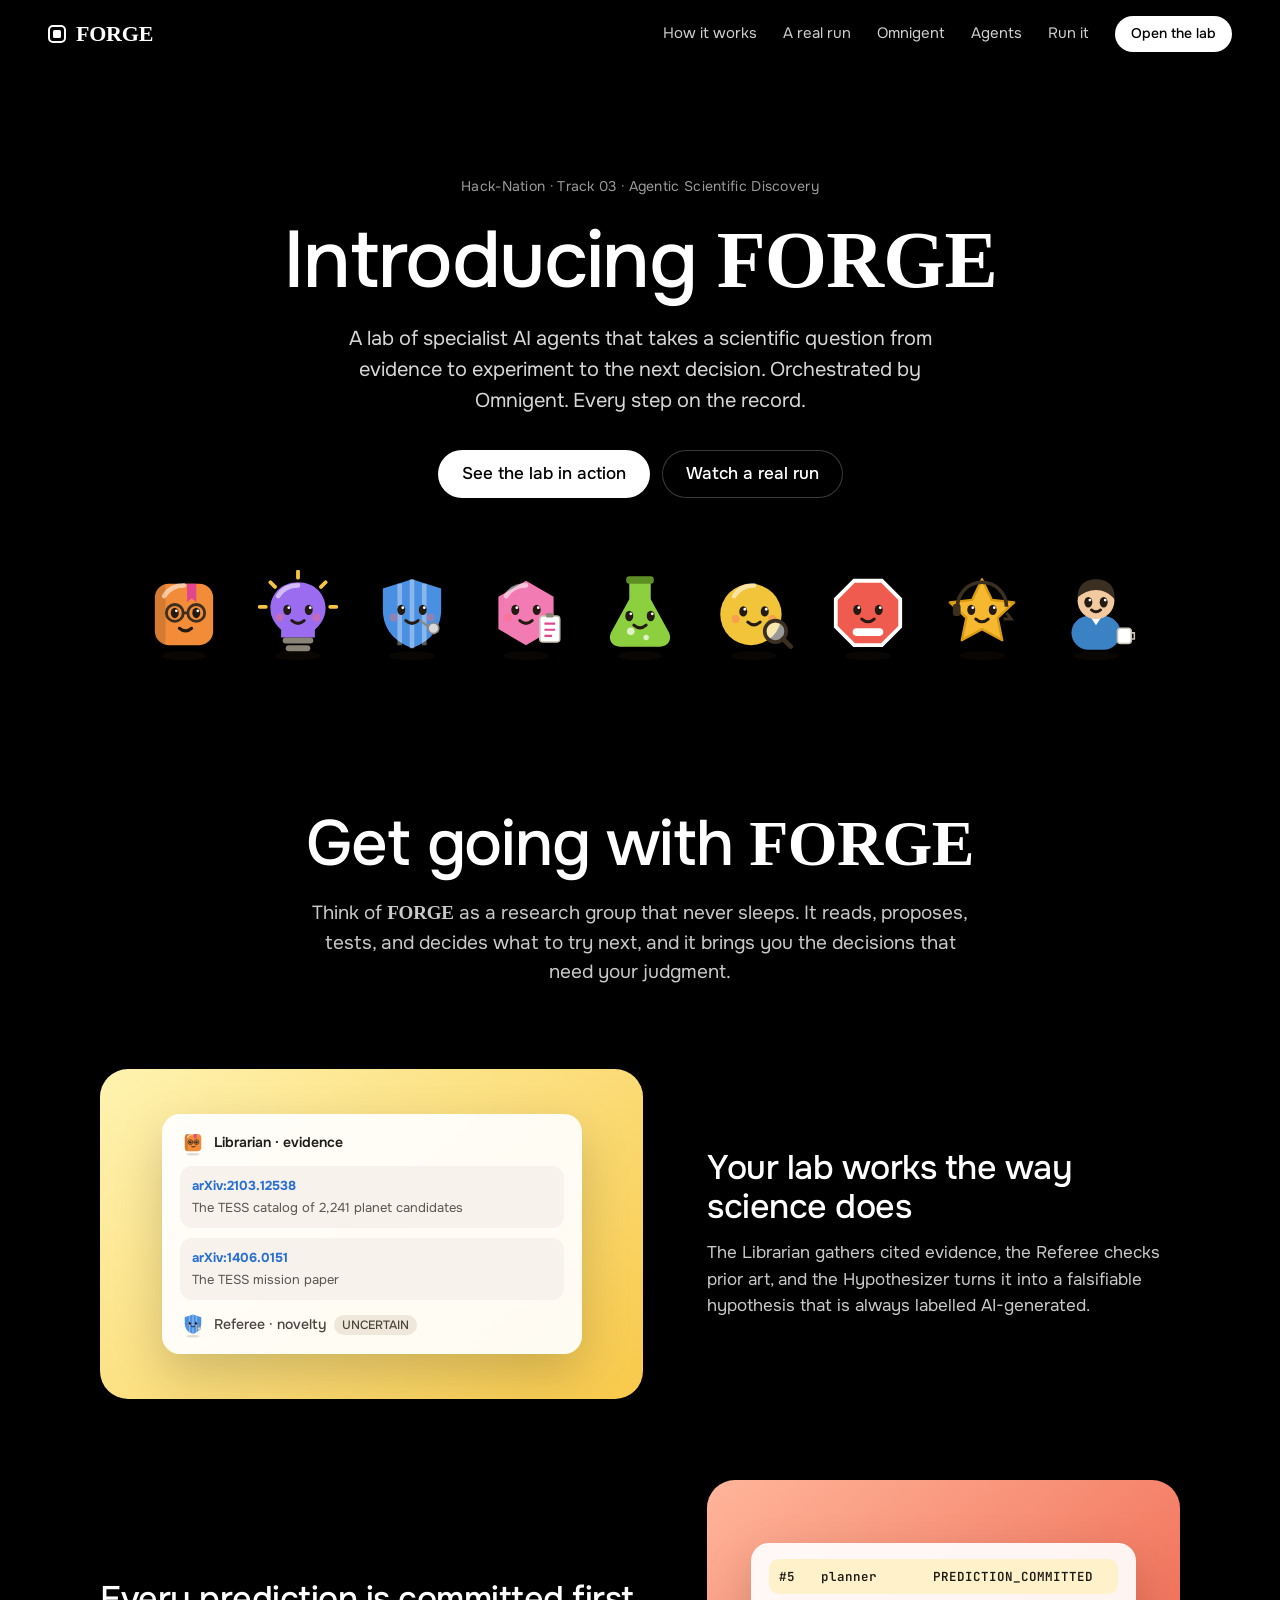
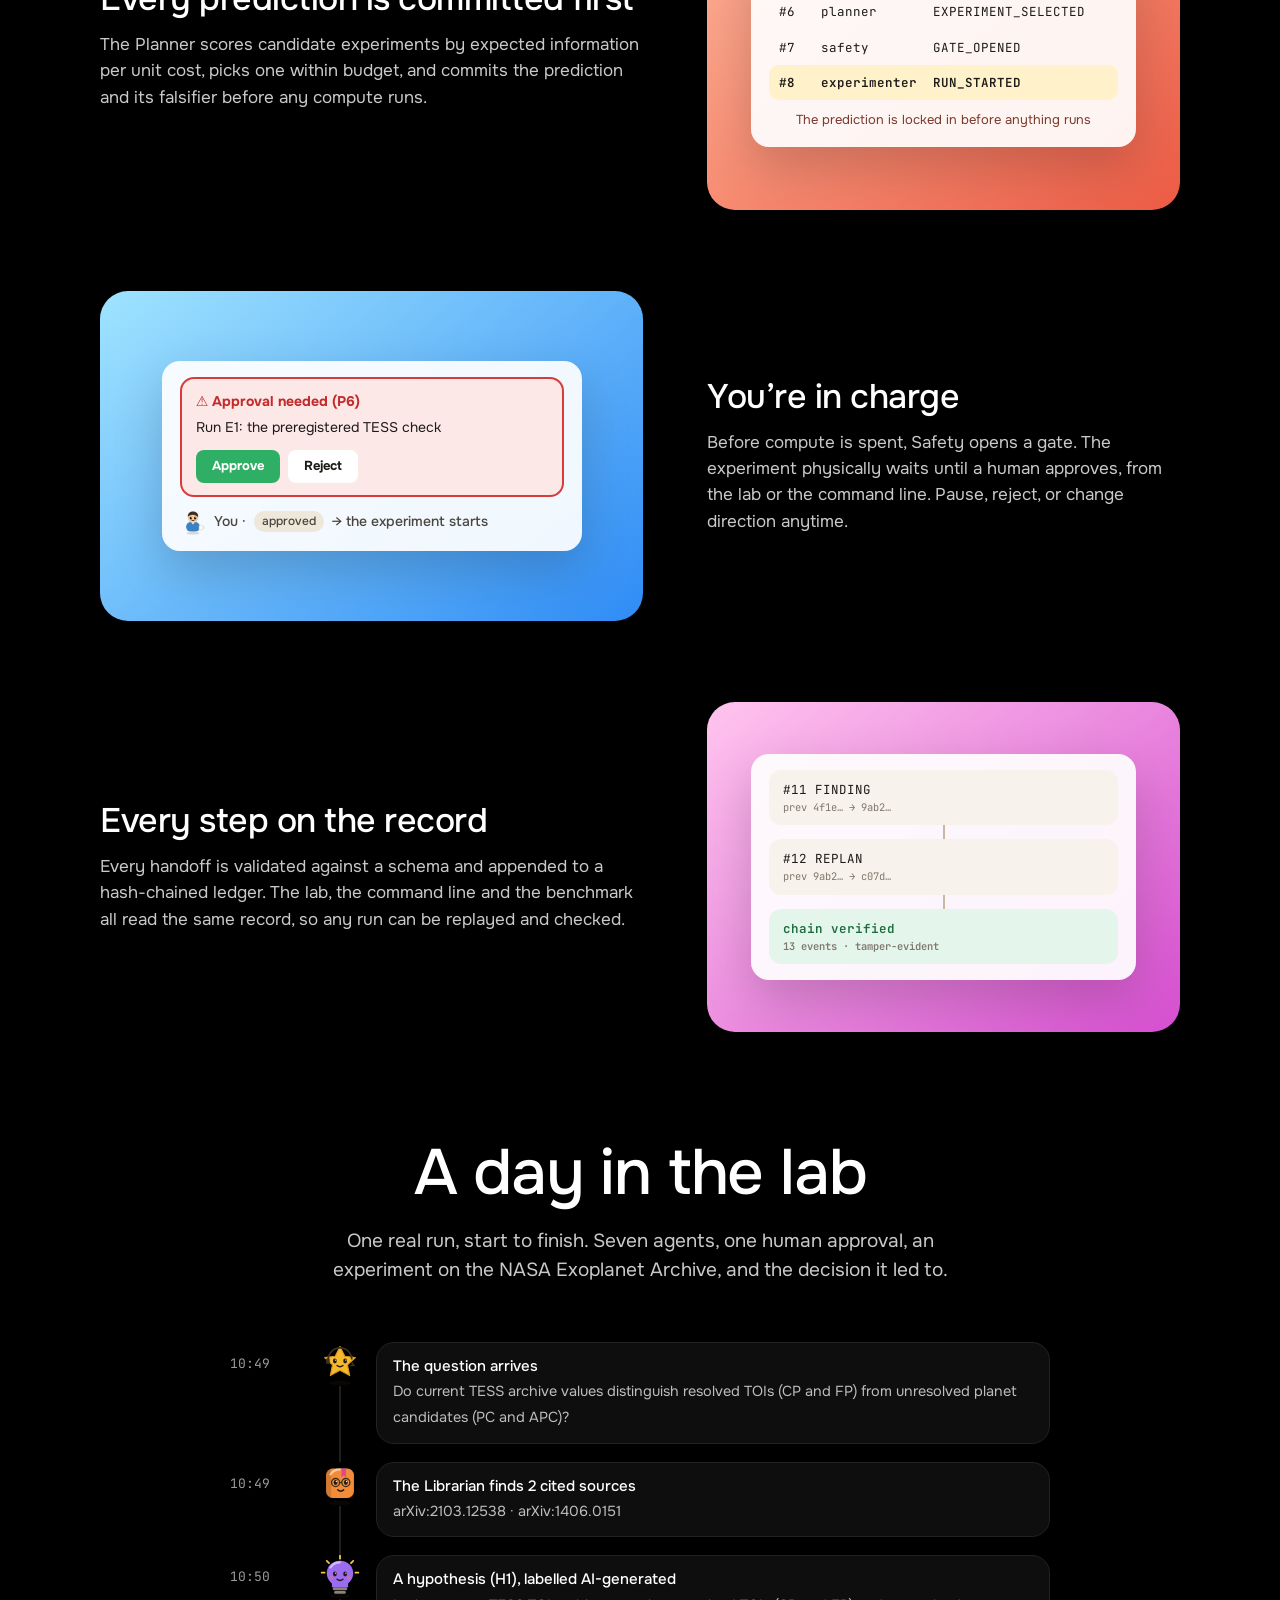
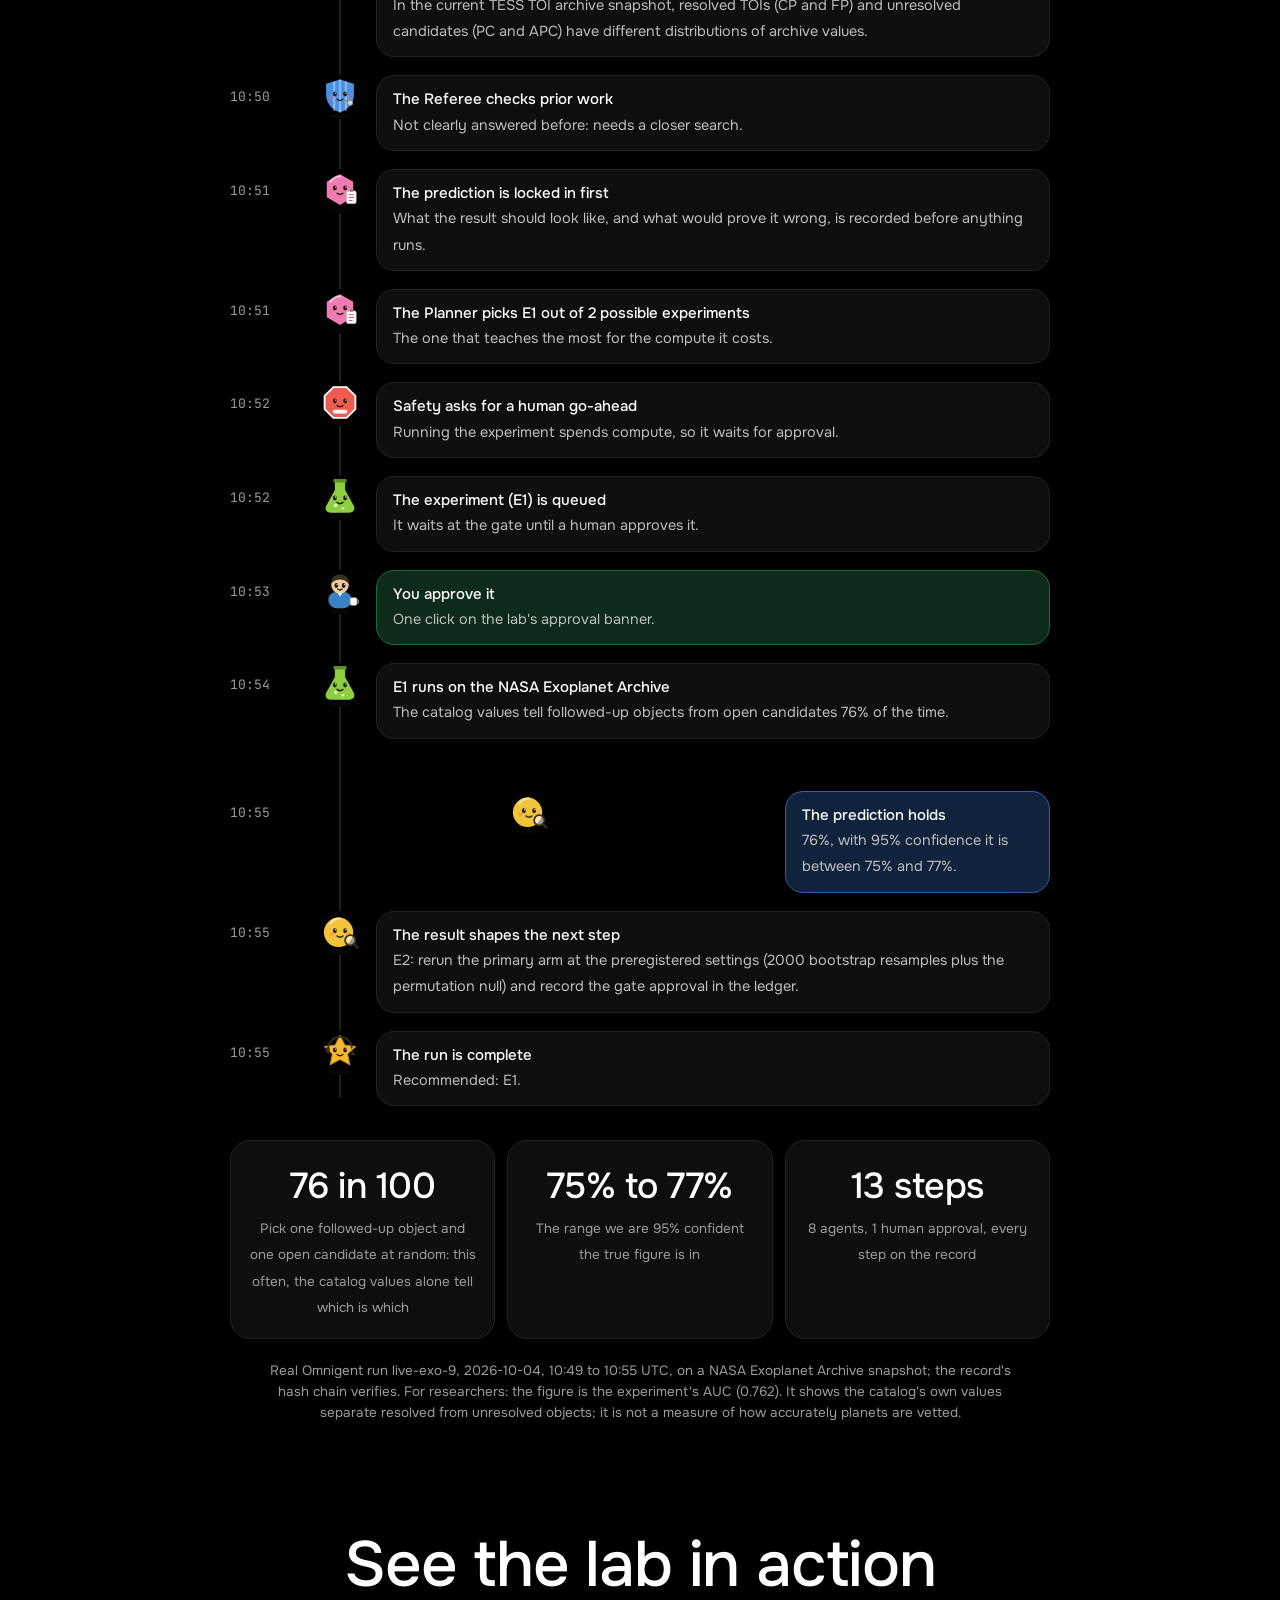
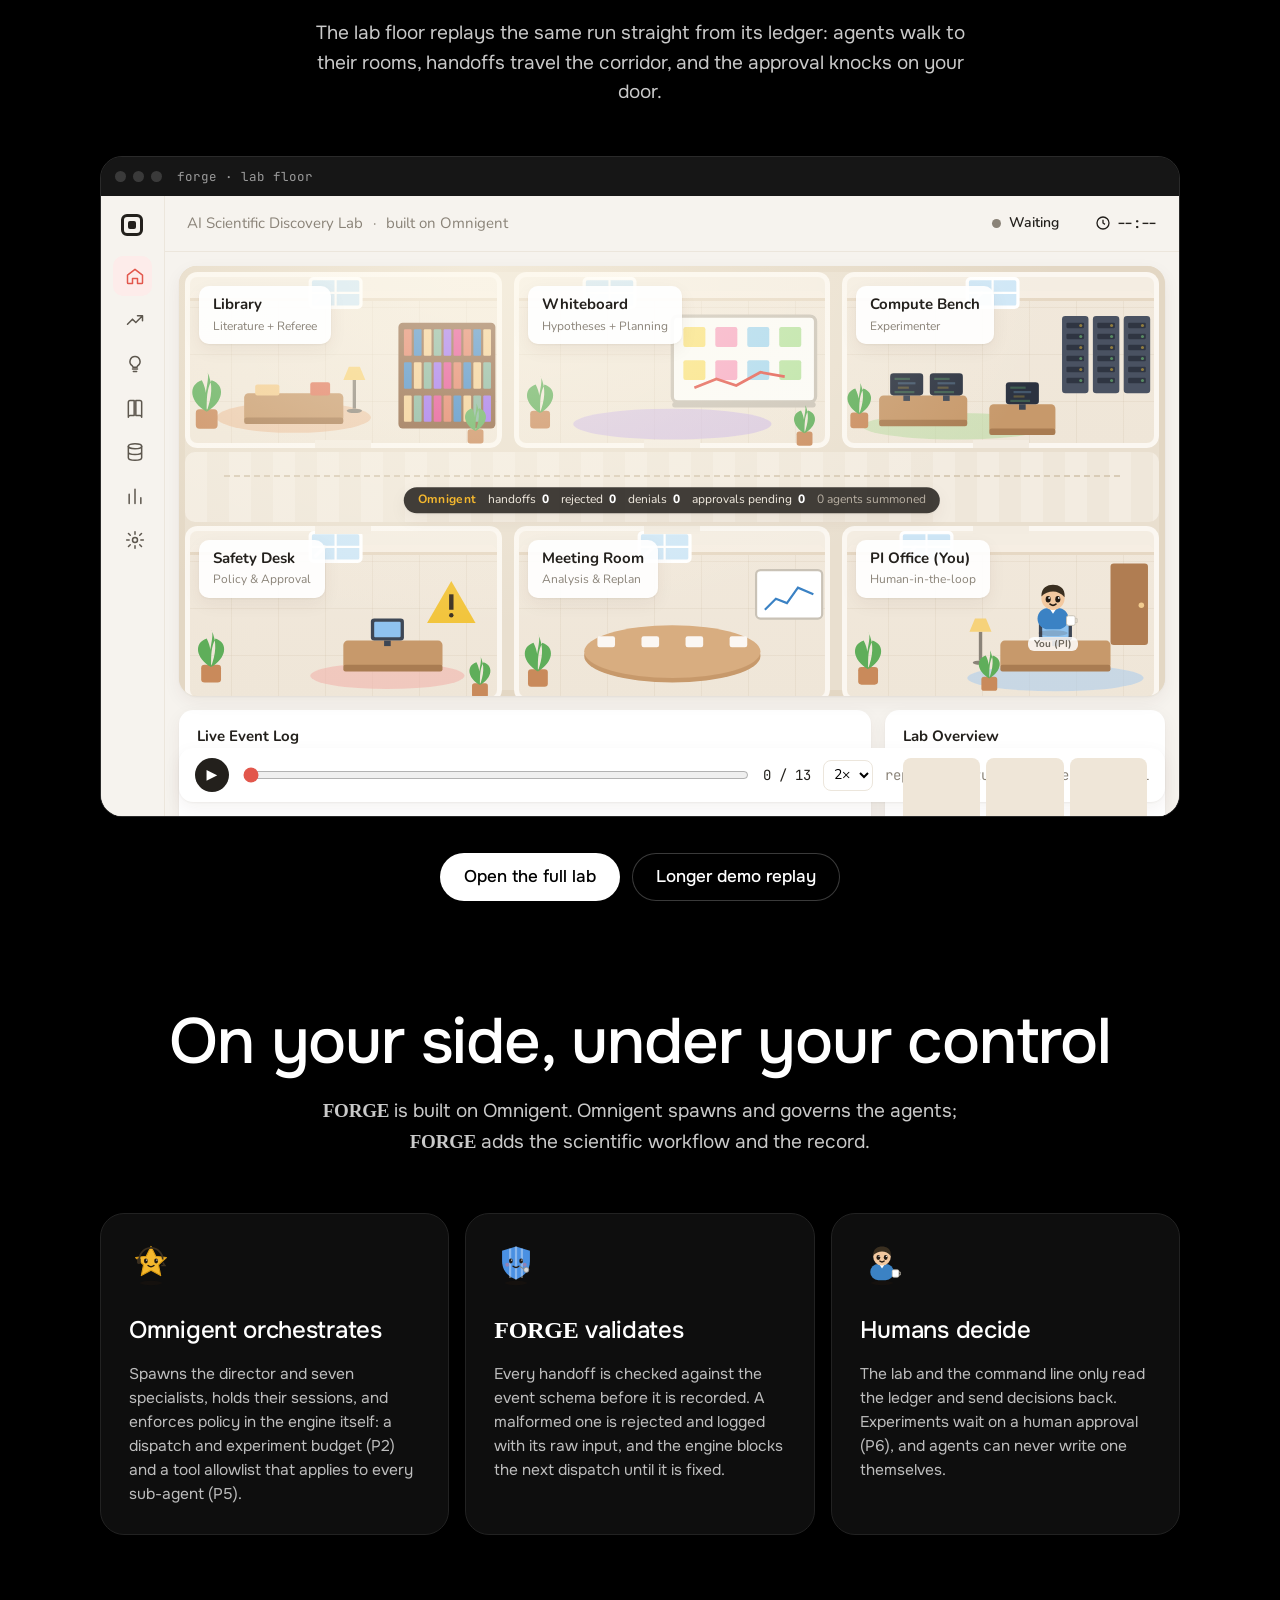
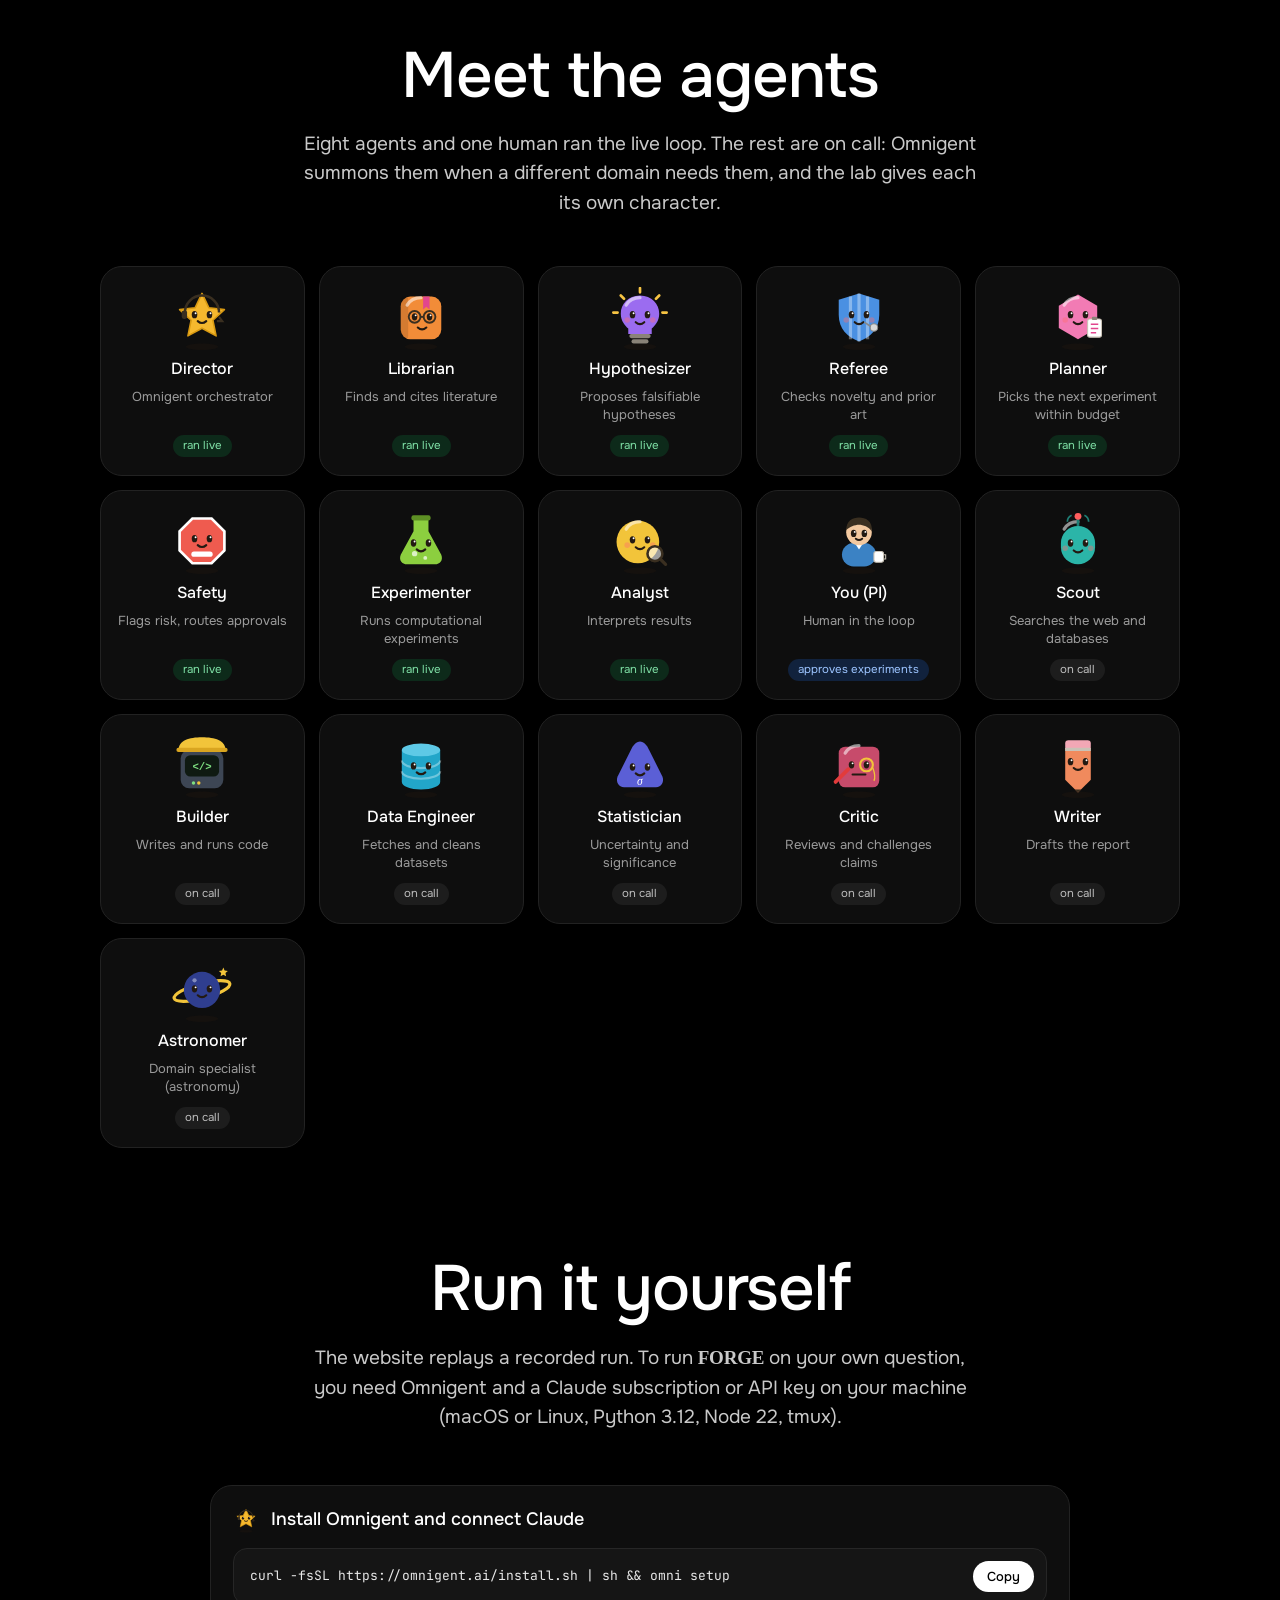
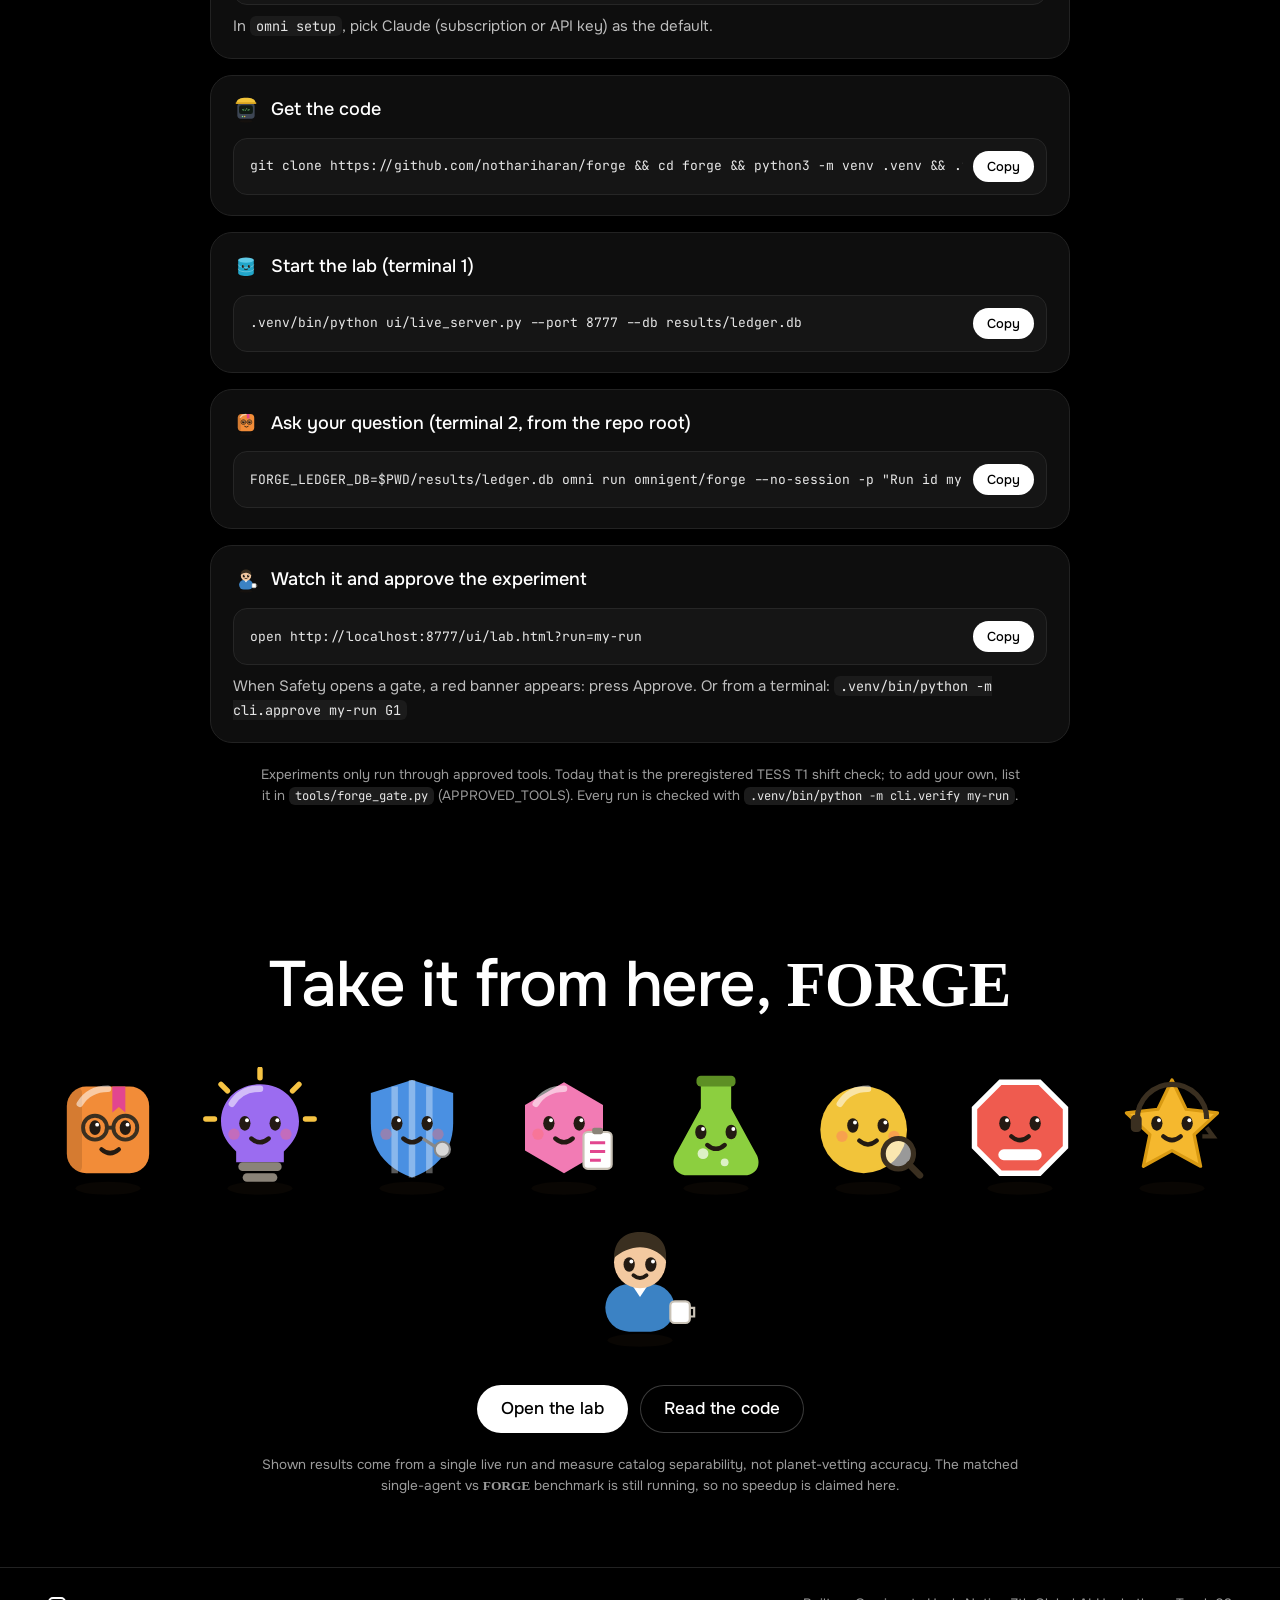
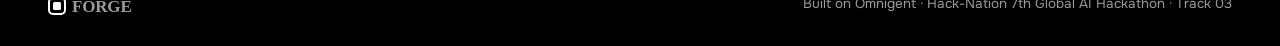
<file: ui/index.html>
<!doctype html>
<html lang="en">
<head>
<meta charset="utf-8">
<link rel="icon" href="favicon.svg" type="image/svg+xml">
<meta name="viewport" content="width=device-width, initial-scale=1">
<title>FORGE · Agentic Science Lab</title>
<meta name="description" content="FORGE is a lab of AI research agents, run by Omnigent, that takes a scientific question from evidence to experiment to the next decision, with a human approving every experiment and every step on the record.">
<meta property="og:title" content="FORGE · Agentic Science Lab">
<meta property="og:description" content="A lab of AI research agents, run by Omnigent, that takes a scientific question from evidence to experiment to the next decision. You approve every experiment.">
<meta property="og:type" content="website">
<meta property="og:url" content="https://forge-omnigent.vercel.app/">
<script>
  // Old links to the lab (/?run=, ?src=, ?tour=, ?sse=) still open the lab.
  if (/[?&](run|src|tour|sse|at)=/.test(location.search)) location.replace("lab.html" + location.search);
</script>
<link rel="preconnect" href="https://fonts.googleapis.com">
<link href="https://fonts.googleapis.com/css2?family=Onest:wght@400;500;600&family=JetBrains+Mono:wght@400;500&display=swap" rel="stylesheet">
<link rel="stylesheet" href="landing.css?v=8">
</head>
<body>
<header class="nav">
  <a class="brand" href="./"><span class="mark"></span>FORGE</a>
  <nav>
    <a href="#how">How it works</a>
    <a href="#run">A real run</a>
    <a href="#omnigent">Omnigent</a>
    <a href="#agents">Agents</a>
    <a href="#run-it">Run it</a>
    <a class="pill small" href="lab.html">Open the lab</a>
  </nav>
</header>

<main>
  <section class="hero">
    <p class="eyebrow">Hack-Nation · Track 03 · Agentic Scientific Discovery</p>
    <h1>Introducing FORGE</h1>
    <p class="lede">A lab of specialist AI agents that takes a scientific question from evidence to experiment to the next decision. Orchestrated by Omnigent. Every step on the record.</p>
    <div class="ctas">
      <a class="pill" href="lab.html">See the lab in action</a>
      <a class="pill ghost" href="lab.html?tour=1">Watch a real run</a>
    </div>
    <div class="parade" id="parade" aria-hidden="true"></div>
  </section>

  <section class="block" id="how">
    <h2>Get going with FORGE</h2>
    <p class="sub">Think of FORGE as a research group that never sleeps. It reads, proposes, tests, and decides what to try next, and it brings you the decisions that need your judgment.</p>

    <div class="feature">
      <div class="card yellow">
        <div class="mock">
          <div class="mock-head"><span class="m" data-agent="librarian"></span>Librarian · evidence</div>
          <div class="cite"><b>arXiv:2103.12538</b><span>The TESS catalog of 2,241 planet candidates</span></div>
          <div class="cite"><b>arXiv:1406.0151</b><span>The TESS mission paper</span></div>
          <div class="mock-foot"><span class="m" data-agent="referee"></span>Referee · novelty <em>UNCERTAIN</em></div>
        </div>
      </div>
      <div class="copy">
        <h3>Your lab works the way science does</h3>
        <p>The Librarian gathers cited evidence, the Referee checks prior art, and the Hypothesizer turns it into a falsifiable hypothesis that is always labelled AI-generated.</p>
      </div>
    </div>

    <div class="feature flip">
      <div class="card coral">
        <div class="mock mono">
          <div class="row hl"><span>#5</span><span>planner</span><span>PREDICTION_COMMITTED</span></div>
          <div class="row"><span>#6</span><span>planner</span><span>EXPERIMENT_SELECTED</span></div>
          <div class="row"><span>#7</span><span>safety</span><span>GATE_OPENED</span></div>
          <div class="row hl"><span>#8</span><span>experimenter</span><span>RUN_STARTED</span></div>
          <div class="note">The prediction is locked in before anything runs</div>
        </div>
      </div>
      <div class="copy">
        <h3>Every prediction is committed first</h3>
        <p>The Planner scores candidate experiments by expected information per unit cost, picks one within budget, and commits the prediction and its falsifier before any compute runs.</p>
      </div>
    </div>

    <div class="feature">
      <div class="card blue">
        <div class="mock">
          <div class="alert"><b>⚠ Approval needed (P6)</b><span>Run E1: the preregistered TESS check</span>
            <div class="btns"><span class="approve">Approve</span><span class="reject">Reject</span></div>
          </div>
          <div class="mock-foot"><span class="m" data-agent="human"></span>You · <em>approved</em> → the experiment starts</div>
        </div>
      </div>
      <div class="copy">
        <h3>You’re in charge</h3>
        <p>Before compute is spent, Safety opens a gate. The experiment physically waits until a human approves, from the lab or the command line. Pause, reject, or change direction anytime.</p>
      </div>
    </div>

    <div class="feature flip">
      <div class="card pink">
        <div class="mock mono chain">
          <div class="blk"><span>#11 FINDING</span><small>prev 4f1e… → 9ab2…</small></div>
          <div class="link"></div>
          <div class="blk"><span>#12 REPLAN</span><small>prev 9ab2… → c07d…</small></div>
          <div class="link"></div>
          <div class="blk ok"><span>chain verified</span><small>13 events · tamper-evident</small></div>
        </div>
      </div>
      <div class="copy">
        <h3>Every step on the record</h3>
        <p>Every handoff is validated against a schema and appended to a hash-chained ledger. The lab, the command line and the benchmark all read the same record, so any run can be replayed and checked.</p>
      </div>
    </div>
  </section>

  <section class="block dayblock" id="run">
    <h2>A day in the lab</h2>
    <p class="sub">One real run, start to finish. Seven agents, one human approval, an experiment on the NASA Exoplanet Archive, and the decision it led to.</p>
    <div class="day" id="day"><div class="rail" aria-hidden="true"><i id="rail-fill"></i></div><p class="muted">Loading the run…</p></div>
    <div class="result" id="result"></div>
    <p class="fine" id="day-note"></p>
  </section>

  <section class="block" id="see">
    <h2>See the lab in action</h2>
    <p class="sub">The lab floor replays the same run straight from its ledger: agents walk to their rooms, handoffs travel the corridor, and the approval knocks on your door.</p>
    <div class="frame">
      <div class="frame-bar"><i></i><i></i><i></i><span>forge · lab floor</span></div>
      <iframe id="labframe" title="FORGE lab floor replaying run live-exo-9" loading="lazy" data-src="lab.html?tour=1&captions=0"></iframe>
    </div>
    <div class="ctas center"><a class="pill" href="lab.html">Open the full lab</a><a class="pill ghost" href="lab.html?src=fixtures/exo-demo.jsonl">Longer demo replay</a></div>
  </section>

  <section class="block" id="omnigent">
    <h2>On your side, under your control</h2>
    <p class="sub">FORGE is built on Omnigent. Omnigent spawns and governs the agents; FORGE adds the scientific workflow and the record.</p>
    <div class="trio">
      <div class="tcard">
        <span class="m tic" data-agent="director"></span>
        <h3>Omnigent orchestrates</h3>
        <p>Spawns the director and seven specialists, holds their sessions, and enforces policy in the engine itself: a dispatch and experiment budget (P2) and a tool allowlist that applies to every sub-agent (P5).</p>
      </div>
      <div class="tcard">
        <span class="m tic" data-agent="referee"></span>
        <h3>FORGE validates</h3>
        <p>Every handoff is checked against the event schema before it is recorded. A malformed one is rejected and logged with its raw input, and the engine blocks the next dispatch until it is fixed.</p>
      </div>
      <div class="tcard">
        <span class="m tic" data-agent="human"></span>
        <h3>Humans decide</h3>
        <p>The lab and the command line only read the ledger and send decisions back. Experiments wait on a human approval (P6), and agents can never write one themselves.</p>
      </div>
    </div>
  </section>

  <section class="block" id="agents">
    <h2>Meet the agents</h2>
    <p class="sub">Eight agents and one human ran the live loop. The rest are on call: Omnigent summons them when a different domain needs them, and the lab gives each its own character.</p>
    <div class="roster" id="roster"></div>
  </section>

  <section class="block" id="run-it">
    <h2>Run it yourself</h2>
    <p class="sub">The website replays a recorded run. To run FORGE on your own question, you need Omnigent and a Claude subscription or API key on your machine (macOS or Linux, Python 3.12, Node 22, tmux).</p>
    <ol class="steps">
      <li><div class="step-head"><span class="m" data-agent="director"></span><b>Install Omnigent and connect Claude</b></div>
        <div class="code"><code>curl -fsSL https://omnigent.ai/install.sh | sh &amp;&amp; omni setup</code><button class="copy-btn" type="button">Copy</button></div>
        <p>In <code>omni setup</code>, pick Claude (subscription or API key) as the default.</p></li>
      <li><div class="step-head"><span class="m" data-agent="coder"></span><b>Get the code</b></div>
        <div class="code"><code>git clone https://github.com/nothariharan/forge &amp;&amp; cd forge &amp;&amp; python3 -m venv .venv &amp;&amp; .venv/bin/pip install -r requirements.txt -r requirements-science.txt</code><button class="copy-btn" type="button">Copy</button></div></li>
      <li><div class="step-head"><span class="m" data-agent="data"></span><b>Start the lab (terminal 1)</b></div>
        <div class="code"><code>.venv/bin/python ui/live_server.py --port 8777 --db results/ledger.db</code><button class="copy-btn" type="button">Copy</button></div></li>
      <li><div class="step-head"><span class="m" data-agent="librarian"></span><b>Ask your question (terminal 2, from the repo root)</b></div>
        <div class="code"><code>FORGE_LEDGER_DB=$PWD/results/ledger.db omni run omnigent/forge --no-session -p "Run id my-run. Your research question here." &lt;/dev/null</code><button class="copy-btn" type="button">Copy</button></div></li>
      <li><div class="step-head"><span class="m" data-agent="human"></span><b>Watch it and approve the experiment</b></div>
        <div class="code"><code>open http://localhost:8777/ui/lab.html?run=my-run</code><button class="copy-btn" type="button">Copy</button></div>
        <p>When Safety opens a gate, a red banner appears: press Approve. Or from a terminal: <code>.venv/bin/python -m cli.approve my-run G1</code></p></li>
    </ol>
    <p class="fine">Experiments only run through approved tools. Today that is the preregistered TESS T1 shift check; to add your own, list it in <code>tools/forge_gate.py</code> (APPROVED_TOOLS). Every run is checked with <code>.venv/bin/python -m cli.verify my-run</code>.</p>
  </section>

  <section class="finale">
    <h2>Take it from here, FORGE</h2>
    <div class="parade big" id="parade2" aria-hidden="true"></div>
    <div class="ctas center">
      <a class="pill" href="lab.html">Open the lab</a>
      <a class="pill ghost" href="https://github.com/nothariharan/forge">Read the code</a>
    </div>
    <p class="fine">Shown results come from a single live run and measure catalog separability, not planet-vetting accuracy. The matched single-agent vs FORGE benchmark is still running, so no speedup is claimed here.</p>
  </section>
</main>

<footer>
  <span><span class="mark"></span>FORGE</span>
  <span>Built on Omnigent · Hack-Nation 7th Global AI Hackathon · Track 03</span>
</footer>
<script type="module" src="landing.js?v=8"></script>
</body>
</html>
</file>
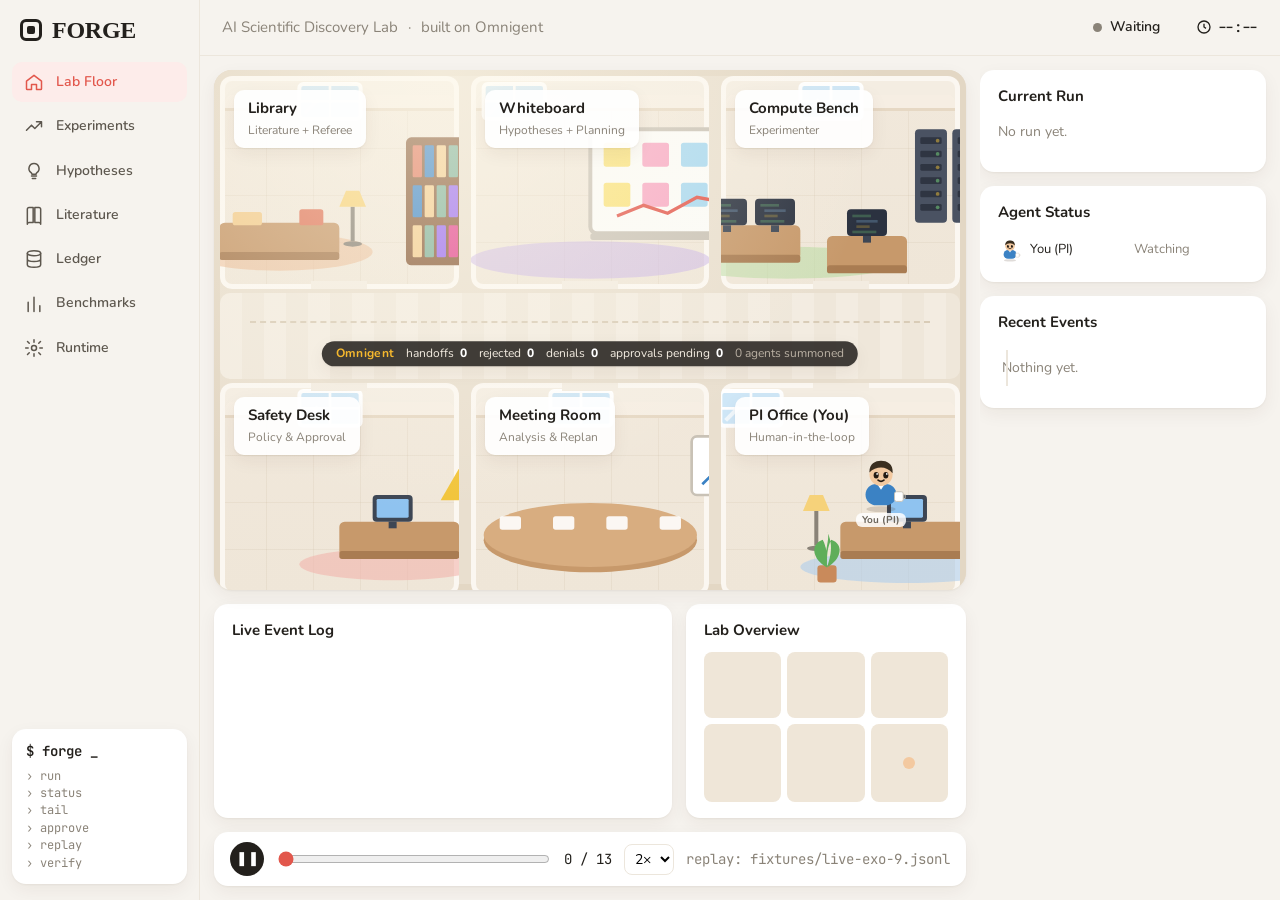
<file: ui/lab.html>
<!doctype html>
<html lang="en">
<head>
<meta charset="utf-8">
<link rel="icon" href="favicon.svg" type="image/svg+xml">
<meta name="viewport" content="width=device-width, initial-scale=1">
<title>FORGE Lab</title>
<link rel="preconnect" href="https://fonts.googleapis.com">
<link href="https://fonts.googleapis.com/css2?family=Nunito:wght@400;600;700;800&family=JetBrains+Mono:wght@400;500&display=swap" rel="stylesheet">
<link rel="stylesheet" href="style.css?v=8">
</head>
<body>
<div class="app">
  <aside class="nav">
    <div class="logo"><span class="logo-mark"></span><span class="wm">FORGE</span></div>
    <nav id="nav">
      <button data-view="floor" class="active"><svg viewBox="0 0 24 24"><path d="M3 11l9-7 9 7v9a1 1 0 0 1-1 1h-5v-6H9v6H4a1 1 0 0 1-1-1z"/></svg>Lab Floor</button>
      <button data-view="experiments"><svg viewBox="0 0 24 24"><path d="M3 17l6-6 4 4 8-8M15 7h6v6"/></svg>Experiments</button>
      <button data-view="hypotheses"><svg viewBox="0 0 24 24"><path d="M9 18h6M10 21h4M12 3a6 6 0 0 0-3.5 10.9c.6.5 1 1.2 1 2.1h5c0-.9.4-1.6 1-2.1A6 6 0 0 0 12 3z"/></svg>Hypotheses</button>
      <button data-view="literature"><svg viewBox="0 0 24 24"><path d="M4 5a2 2 0 0 1 2-2h5v18H6a2 2 0 0 0-2 2zM20 5a2 2 0 0 0-2-2h-5v18h5a2 2 0 0 1 2 2z"/></svg>Literature</button>
      <button data-view="ledger"><svg viewBox="0 0 24 24"><ellipse cx="12" cy="5" rx="8" ry="3"/><path d="M4 5v14c0 1.7 3.6 3 8 3s8-1.3 8-3V5M4 12c0 1.7 3.6 3 8 3s8-1.3 8-3"/></svg>Ledger</button>
      <button data-view="benchmarks"><svg viewBox="0 0 24 24"><path d="M5 21V10M12 21V4M19 21v-7"/></svg>Benchmarks</button>
      <button data-view="runtime"><svg viewBox="0 0 24 24"><circle cx="12" cy="12" r="3"/><path d="M12 2v3M12 19v3M4.2 4.2l2.1 2.1M17.7 17.7l2.1 2.1M2 12h3M19 12h3M4.2 19.8l2.1-2.1M17.7 6.3l2.1-2.1"/></svg>Runtime</button>
    </nav>
    <div class="cli">
      <div class="cli-head">$ forge <span class="caret">_</span></div>
      <ul><li>run</li><li>status</li><li>tail</li><li>approve</li><li>replay</li><li>verify</li></ul>
    </div>
  </aside>

  <header class="top">
    <div class="subtitle">AI Scientific Discovery Lab <span class="sep">·</span> built on Omnigent</div>
    <div class="top-right">
      <span id="demo-badge" class="badge demo" hidden>DEMO DATA · question not locked</span>
      <span id="replay-badge" class="badge info" hidden></span>
      <span class="status"><span id="status-dot" class="dot"></span><span id="status-text">Loading</span></span>
      <span id="context" class="muted"></span>
      <span class="clock"><svg viewBox="0 0 24 24"><circle cx="12" cy="12" r="9"/><path d="M12 7v5l3 2"/></svg><span id="clock">--:--</span></span>
    </div>
  </header>

  <main class="main">
    <div id="approval-banner" class="approval-banner" role="alert" hidden></div>
    <section id="view-floor" class="view active">
      <div class="floor" id="floor">
        <div class="room" style="--x:0;--y:0" data-room="library"><div class="room-label"><b>Library</b><span>Literature + Referee</span></div><div class="props props-library"></div></div>
        <div class="room" style="--x:1;--y:0" data-room="whiteboard"><div class="room-label"><b>Whiteboard</b><span>Hypotheses + Planning</span></div><div class="props props-whiteboard"></div></div>
        <div class="room" style="--x:2;--y:0" data-room="compute"><div class="room-label"><b>Compute Bench</b><span>Experimenter</span></div><div class="props props-compute"></div></div>
        <div class="corridor"></div>
        <div class="room" style="--x:0;--y:1" data-room="safety"><div class="room-label"><b>Safety Desk</b><span>Policy &amp; Approval</span></div><div class="props props-safety"></div></div>
        <div class="room" style="--x:1;--y:1" data-room="meeting"><div class="room-label"><b>Meeting Room</b><span>Analysis &amp; Replan</span></div><div class="props props-meeting"></div></div>
        <div class="room" style="--x:2;--y:1" data-room="pi"><div class="room-label"><b>PI Office (You)</b><span>Human-in-the-loop</span></div><div class="props props-pi"></div></div>
        <div id="mascots"></div>
        <div id="packets"></div>
        <div id="alerts"></div>
        <div id="hud" class="hud" aria-live="polite"></div>
        <div id="agent-card" class="agent-card" hidden></div>
      </div>
      <div class="bottom">
        <div class="card log-card"><h3>Live Event Log</h3><div id="log" class="log"></div></div>
        <div class="card"><h3>Lab Overview</h3><div id="minimap" class="minimap"></div></div>
      </div>
    </section>
    <section id="view-experiments" class="view"><div class="card page"><h2>Experiment candidates (Planner)</h2><div id="exp"></div></div></section>
    <section id="view-hypotheses" class="view"><div class="card page"><h2>Hypotheses</h2><div id="hyp"></div></div></section>
    <section id="view-literature" class="view"><div class="card page"><h2>Literature evidence</h2><div id="lit"></div></div></section>
    <section id="view-ledger" class="view"><div class="card page"><h2>Ledger</h2><div id="led"></div></div></section>
    <section id="view-benchmarks" class="view"><div class="card page"><h2>Benchmarks</h2><div id="bench"></div></div></section>
    <section id="view-runtime" class="view"><div class="card page"><h2>Runtime: Omnigent</h2><div id="rt"></div></div></section>

    <div id="caption" class="caption" hidden></div>
    <div class="replay card">
      <button id="play" aria-label="Play or pause">▶</button>
      <input id="scrub" type="range" min="0" max="0" value="0" aria-label="Replay position">
      <span id="pos" class="mono">0 / 0</span>
      <select id="speed" aria-label="Replay speed"><option value="1">1×</option><option value="2" selected>2×</option><option value="4">4×</option></select>
      <span id="source" class="muted mono"></span>
    </div>
  </main>

  <aside class="side">
    <div class="card"><h3>Current Run</h3><div id="run"></div></div>
    <div class="card"><h3>Agent Status</h3><div id="agents"></div></div>
    <div class="card"><h3>Recent Events</h3><div id="recent" class="timeline"></div></div>
  </aside>
</div>
<script type="module" src="app.js?v=8"></script>
</body>
</html>
</file>
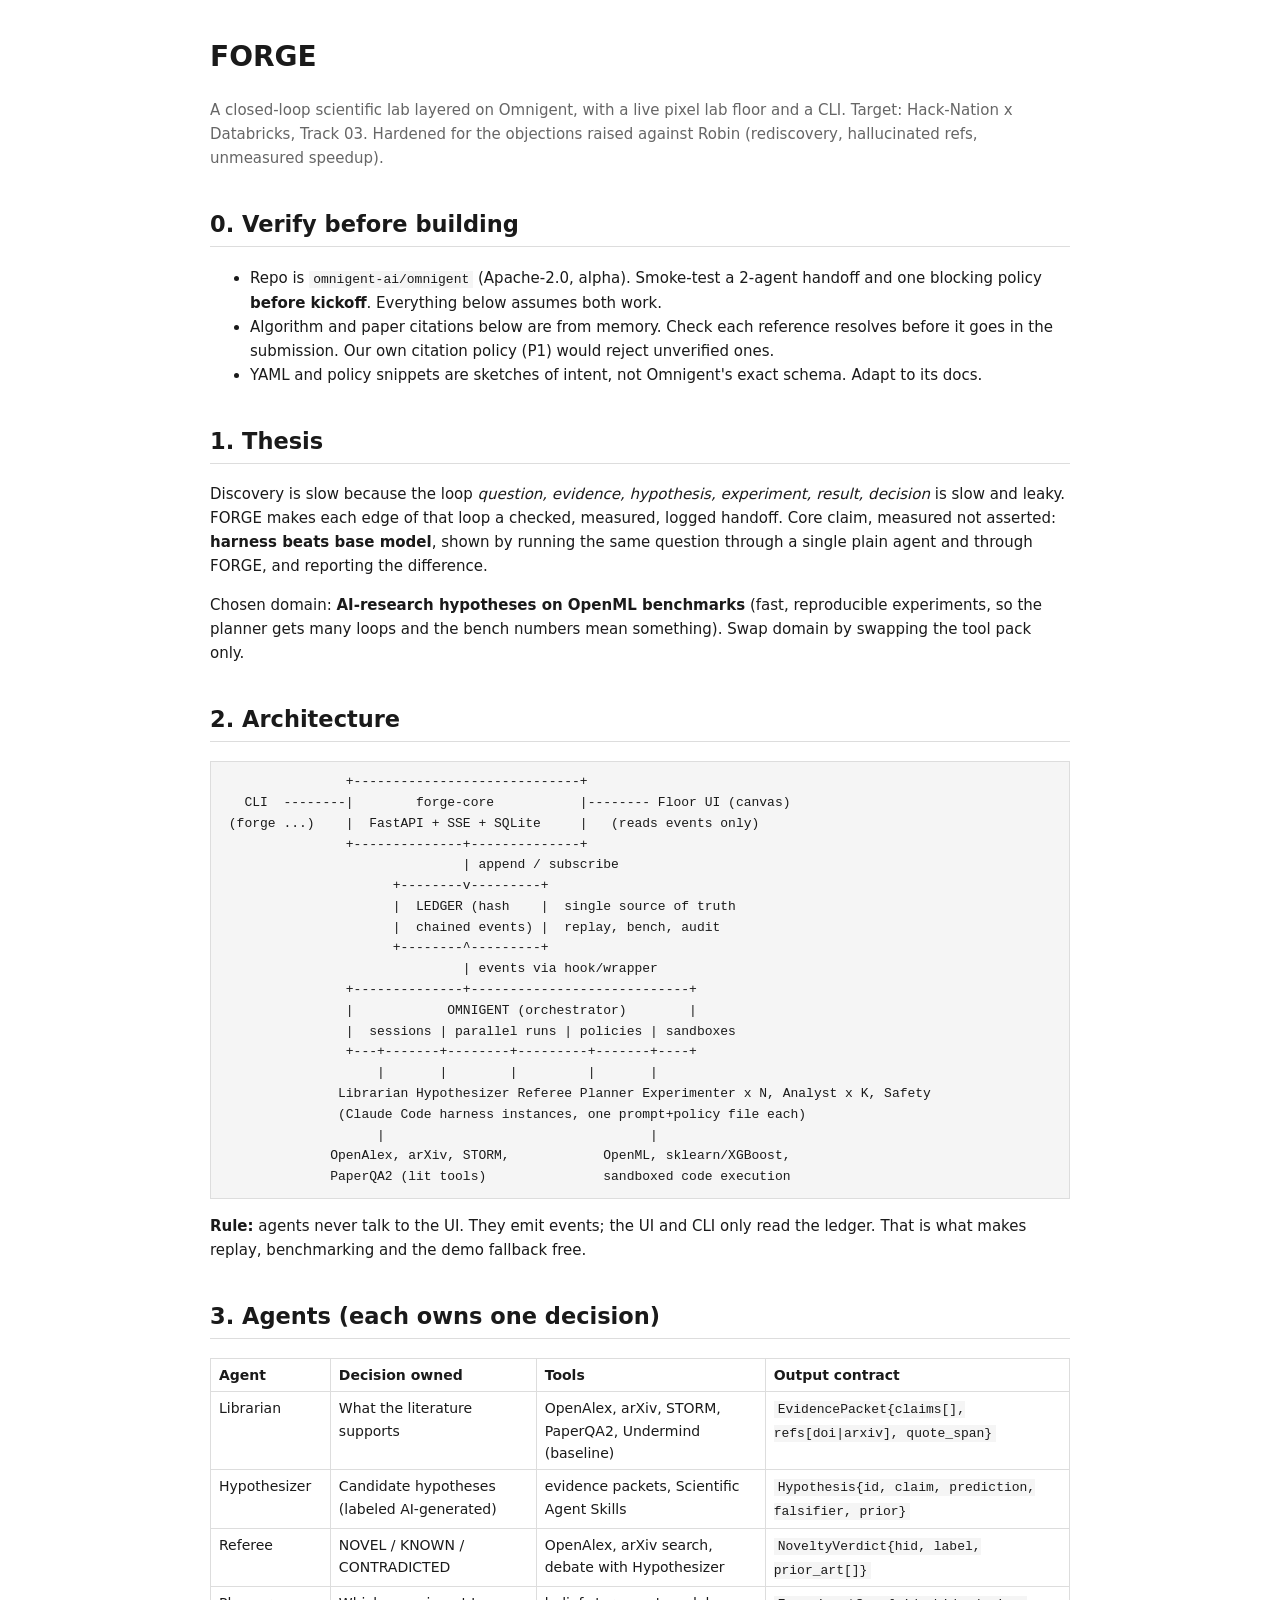
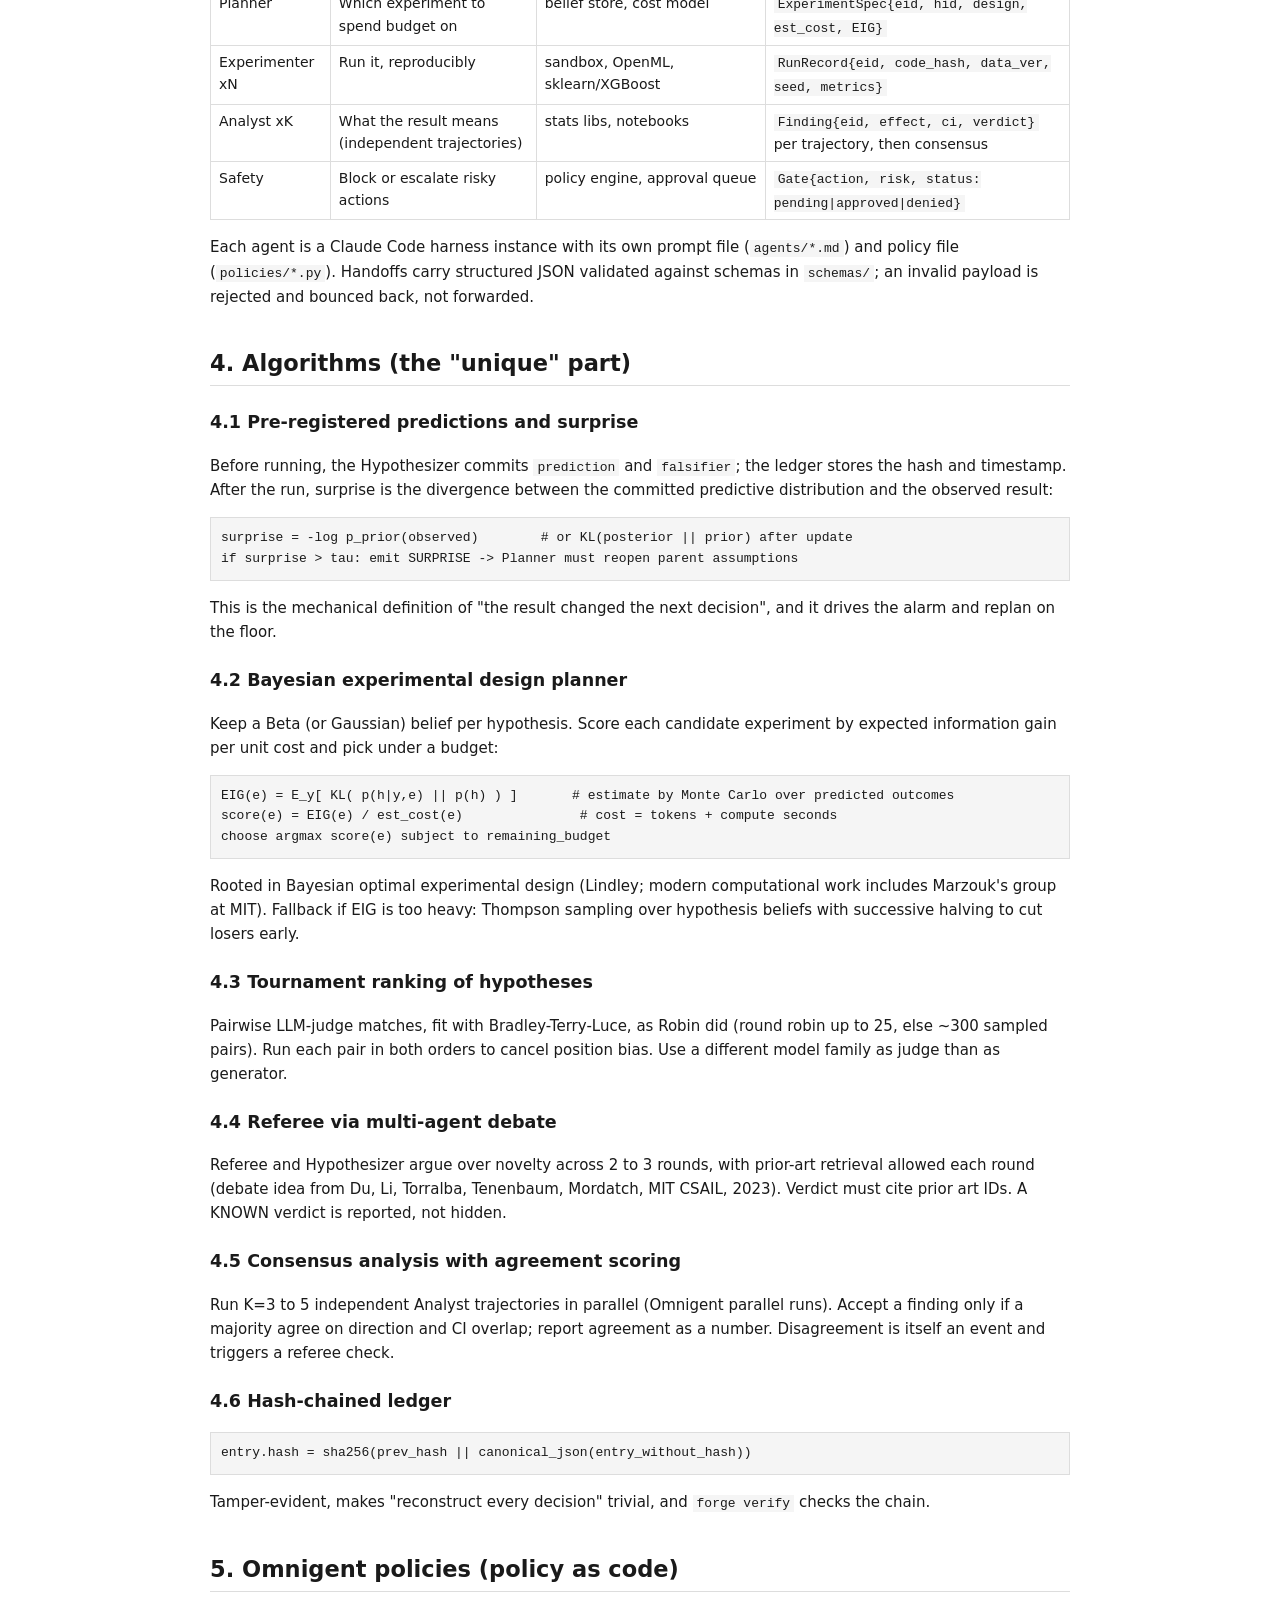
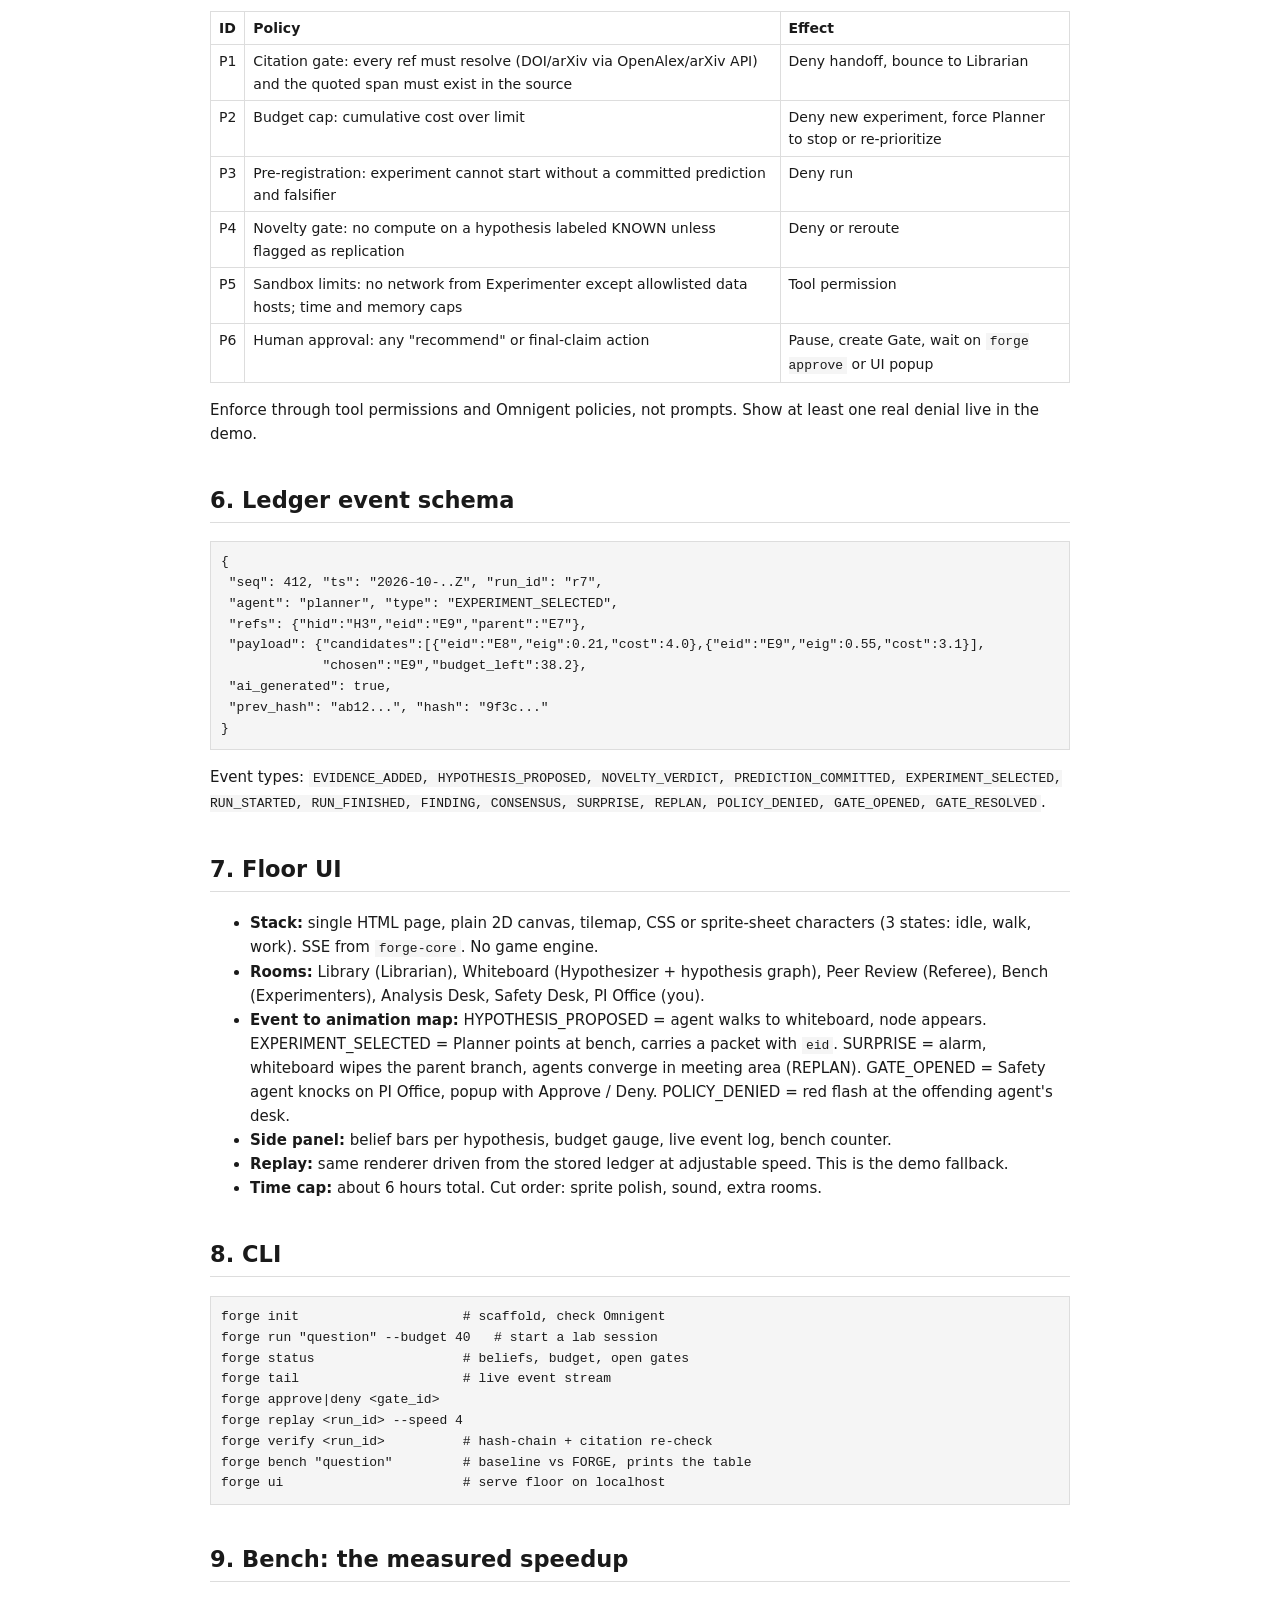
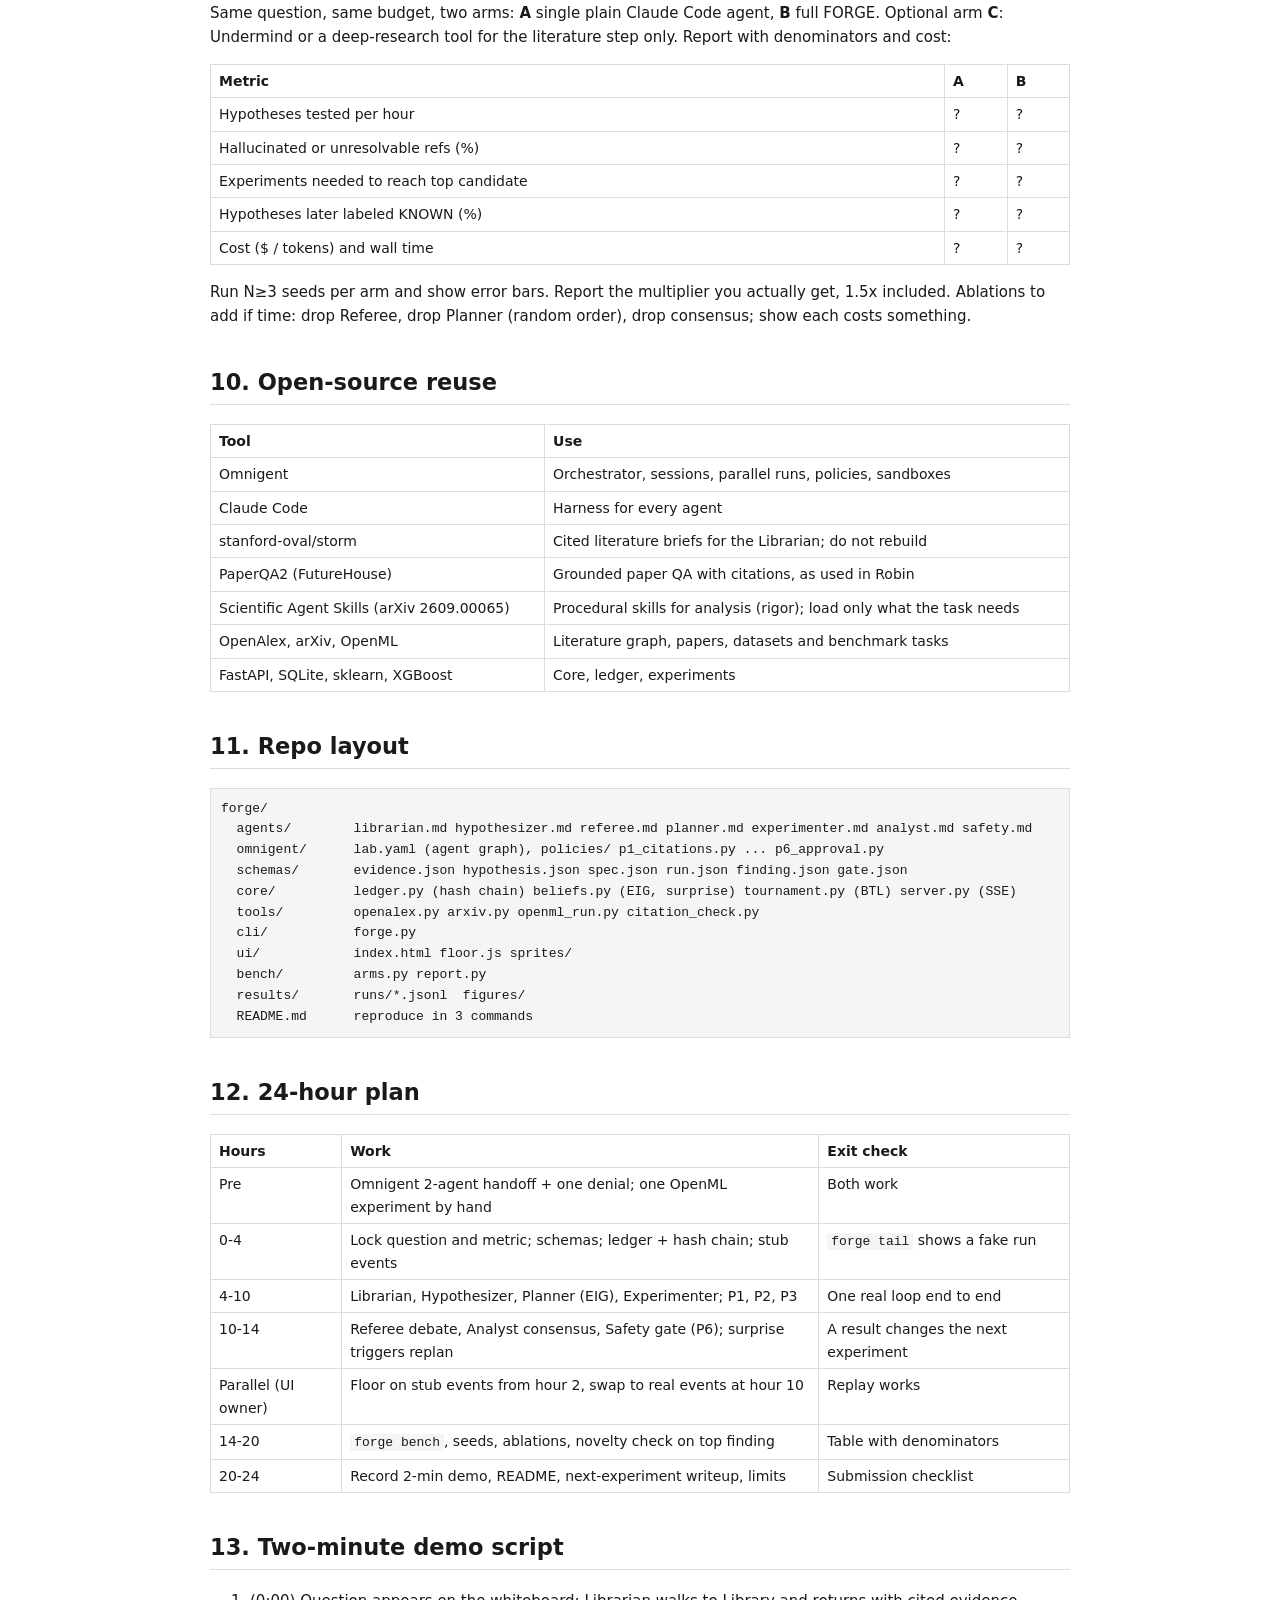
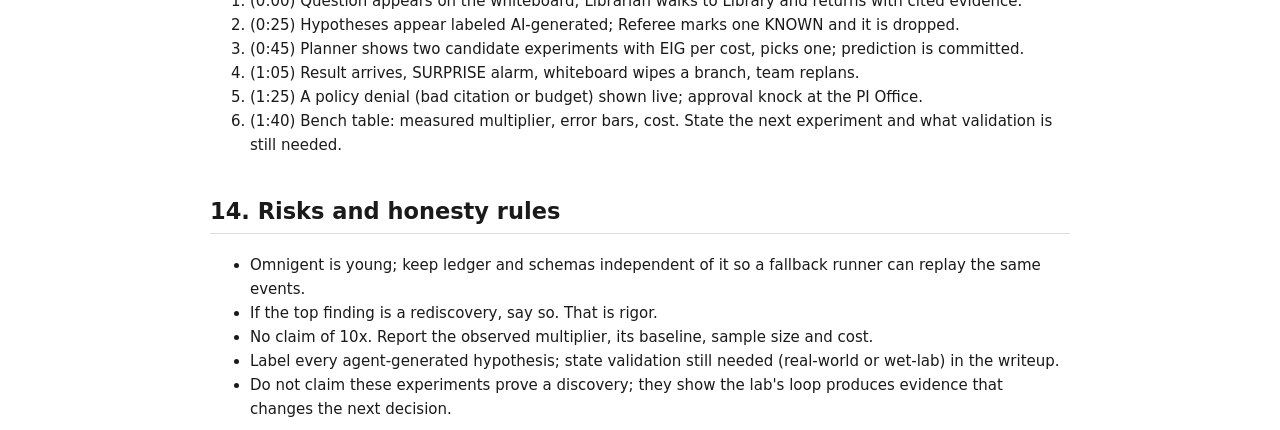
<file: docs/source/forge-technical-design.html>
<!DOCTYPE html>
<html lang="en"><head><meta charset="utf-8">
<meta name="viewport" content="width=device-width, initial-scale=1, viewport-fit=cover">
<title>FORGE: technical design</title>
<style>
:root{--bg:#fff;--fg:#1a1a1a;--mut:#666;--ln:#ddd;--cd:#f5f5f5;box-sizing:border-box;padding-top:env(safe-area-inset-top,0px);padding-bottom:env(safe-area-inset-bottom,0px)}
@media (prefers-color-scheme:dark){:root:not([data-theme="light"]){--bg:#141414;--fg:#e8e8e8;--mut:#999;--ln:#333;--cd:#1e1e1e}}
:root[data-theme="dark"]{--bg:#141414;--fg:#e8e8e8;--mut:#999;--ln:#333;--cd:#1e1e1e}
body{background:var(--bg);color:var(--fg);font:15px/1.6 system-ui,sans-serif;max-width:860px;margin:0 auto;padding:16px}
h1{font-size:28px}h2{margin-top:36px;border-bottom:1px solid var(--ln);padding-bottom:4px}h3{margin-top:22px}
pre,code{background:var(--cd);font-family:ui-monospace,Menlo,monospace;font-size:13px}code{padding:1px 4px}
pre{padding:10px;overflow-x:auto;border:1px solid var(--ln)}
.w{overflow-x:auto}table{border-collapse:collapse;width:100%;font-size:14px}td,th{border:1px solid var(--ln);padding:5px 8px;text-align:left;vertical-align:top}
.m{color:var(--mut)}
</style></head><body>
<h1>FORGE</h1>
<p class="m">A closed-loop scientific lab layered on Omnigent, with a live pixel lab floor and a CLI. Target: Hack-Nation x Databricks, Track 03. Hardened for the objections raised against Robin (rediscovery, hallucinated refs, unmeasured speedup).</p>

<h2>0. Verify before building</h2>
<ul>
<li>Repo is <code>omnigent-ai/omnigent</code> (Apache-2.0, alpha). Smoke-test a 2-agent handoff and one blocking policy <b>before kickoff</b>. Everything below assumes both work.</li>
<li>Algorithm and paper citations below are from memory. Check each reference resolves before it goes in the submission. Our own citation policy (P1) would reject unverified ones.</li>
<li>YAML and policy snippets are sketches of intent, not Omnigent's exact schema. Adapt to its docs.</li>
</ul>

<h2>1. Thesis</h2>
<p>Discovery is slow because the loop <i>question, evidence, hypothesis, experiment, result, decision</i> is slow and leaky. FORGE makes each edge of that loop a checked, measured, logged handoff. Core claim, measured not asserted: <b>harness beats base model</b>, shown by running the same question through a single plain agent and through FORGE, and reporting the difference.</p>
<p>Chosen domain: <b>AI-research hypotheses on OpenML benchmarks</b> (fast, reproducible experiments, so the planner gets many loops and the bench numbers mean something). Swap domain by swapping the tool pack only.</p>

<h2>2. Architecture</h2>
<pre>
                +-----------------------------+
   CLI  --------|        forge-core           |-------- Floor UI (canvas)
 (forge ...)    |  FastAPI + SSE + SQLite     |   (reads events only)
                +--------------+--------------+
                               | append / subscribe
                      +--------v---------+
                      |  LEDGER (hash    |  single source of truth
                      |  chained events) |  replay, bench, audit
                      +--------^---------+
                               | events via hook/wrapper
                +--------------+----------------------------+
                |            OMNIGENT (orchestrator)        |
                |  sessions | parallel runs | policies | sandboxes
                +---+-------+--------+---------+-------+----+
                    |       |        |         |       |
               Librarian Hypothesizer Referee Planner Experimenter x N, Analyst x K, Safety
               (Claude Code harness instances, one prompt+policy file each)
                    |                                  |
              OpenAlex, arXiv, STORM,            OpenML, sklearn/XGBoost,
              PaperQA2 (lit tools)               sandboxed code execution
</pre>
<p><b>Rule:</b> agents never talk to the UI. They emit events; the UI and CLI only read the ledger. That is what makes replay, benchmarking and the demo fallback free.</p>

<h2>3. Agents (each owns one decision)</h2>
<div class="w"><table>
<tr><th>Agent</th><th>Decision owned</th><th>Tools</th><th>Output contract</th></tr>
<tr><td>Librarian</td><td>What the literature supports</td><td>OpenAlex, arXiv, STORM, PaperQA2, Undermind (baseline)</td><td><code>EvidencePacket{claims[], refs[doi|arxiv], quote_span}</code></td></tr>
<tr><td>Hypothesizer</td><td>Candidate hypotheses (labeled AI-generated)</td><td>evidence packets, Scientific Agent Skills</td><td><code>Hypothesis{id, claim, prediction, falsifier, prior}</code></td></tr>
<tr><td>Referee</td><td>NOVEL / KNOWN / CONTRADICTED</td><td>OpenAlex, arXiv search, debate with Hypothesizer</td><td><code>NoveltyVerdict{hid, label, prior_art[]}</code></td></tr>
<tr><td>Planner</td><td>Which experiment to spend budget on</td><td>belief store, cost model</td><td><code>ExperimentSpec{eid, hid, design, est_cost, EIG}</code></td></tr>
<tr><td>Experimenter xN</td><td>Run it, reproducibly</td><td>sandbox, OpenML, sklearn/XGBoost</td><td><code>RunRecord{eid, code_hash, data_ver, seed, metrics}</code></td></tr>
<tr><td>Analyst xK</td><td>What the result means (independent trajectories)</td><td>stats libs, notebooks</td><td><code>Finding{eid, effect, ci, verdict}</code> per trajectory, then consensus</td></tr>
<tr><td>Safety</td><td>Block or escalate risky actions</td><td>policy engine, approval queue</td><td><code>Gate{action, risk, status: pending|approved|denied}</code></td></tr>
</table></div>
<p>Each agent is a Claude Code harness instance with its own prompt file (<code>agents/*.md</code>) and policy file (<code>policies/*.py</code>). Handoffs carry structured JSON validated against schemas in <code>schemas/</code>; an invalid payload is rejected and bounced back, not forwarded.</p>

<h2>4. Algorithms (the "unique" part)</h2>
<h3>4.1 Pre-registered predictions and surprise</h3>
<p>Before running, the Hypothesizer commits <code>prediction</code> and <code>falsifier</code>; the ledger stores the hash and timestamp. After the run, surprise is the divergence between the committed predictive distribution and the observed result:</p>
<pre>surprise = -log p_prior(observed)        # or KL(posterior || prior) after update
if surprise > tau: emit SURPRISE -> Planner must reopen parent assumptions</pre>
<p>This is the mechanical definition of "the result changed the next decision", and it drives the alarm and replan on the floor.</p>

<h3>4.2 Bayesian experimental design planner</h3>
<p>Keep a Beta (or Gaussian) belief per hypothesis. Score each candidate experiment by expected information gain per unit cost and pick under a budget:</p>
<pre>EIG(e) = E_y[ KL( p(h|y,e) || p(h) ) ]       # estimate by Monte Carlo over predicted outcomes
score(e) = EIG(e) / est_cost(e)               # cost = tokens + compute seconds
choose argmax score(e) subject to remaining_budget</pre>
<p>Rooted in Bayesian optimal experimental design (Lindley; modern computational work includes Marzouk's group at MIT). Fallback if EIG is too heavy: Thompson sampling over hypothesis beliefs with successive halving to cut losers early.</p>

<h3>4.3 Tournament ranking of hypotheses</h3>
<p>Pairwise LLM-judge matches, fit with Bradley-Terry-Luce, as Robin did (round robin up to 25, else ~300 sampled pairs). Run each pair in both orders to cancel position bias. Use a different model family as judge than as generator.</p>

<h3>4.4 Referee via multi-agent debate</h3>
<p>Referee and Hypothesizer argue over novelty across 2 to 3 rounds, with prior-art retrieval allowed each round (debate idea from Du, Li, Torralba, Tenenbaum, Mordatch, MIT CSAIL, 2023). Verdict must cite prior art IDs. A KNOWN verdict is reported, not hidden.</p>

<h3>4.5 Consensus analysis with agreement scoring</h3>
<p>Run K=3 to 5 independent Analyst trajectories in parallel (Omnigent parallel runs). Accept a finding only if a majority agree on direction and CI overlap; report agreement as a number. Disagreement is itself an event and triggers a referee check.</p>

<h3>4.6 Hash-chained ledger</h3>
<pre>entry.hash = sha256(prev_hash || canonical_json(entry_without_hash))</pre>
<p>Tamper-evident, makes "reconstruct every decision" trivial, and <code>forge verify</code> checks the chain.</p>

<h2>5. Omnigent policies (policy as code)</h2>
<div class="w"><table>
<tr><th>ID</th><th>Policy</th><th>Effect</th></tr>
<tr><td>P1</td><td>Citation gate: every ref must resolve (DOI/arXiv via OpenAlex/arXiv API) and the quoted span must exist in the source</td><td>Deny handoff, bounce to Librarian</td></tr>
<tr><td>P2</td><td>Budget cap: cumulative cost over limit</td><td>Deny new experiment, force Planner to stop or re-prioritize</td></tr>
<tr><td>P3</td><td>Pre-registration: experiment cannot start without a committed prediction and falsifier</td><td>Deny run</td></tr>
<tr><td>P4</td><td>Novelty gate: no compute on a hypothesis labeled KNOWN unless flagged as replication</td><td>Deny or reroute</td></tr>
<tr><td>P5</td><td>Sandbox limits: no network from Experimenter except allowlisted data hosts; time and memory caps</td><td>Tool permission</td></tr>
<tr><td>P6</td><td>Human approval: any "recommend" or final-claim action</td><td>Pause, create Gate, wait on <code>forge approve</code> or UI popup</td></tr>
</table></div>
<p>Enforce through tool permissions and Omnigent policies, not prompts. Show at least one real denial live in the demo.</p>

<h2>6. Ledger event schema</h2>
<pre>{
 "seq": 412, "ts": "2026-10-..Z", "run_id": "r7",
 "agent": "planner", "type": "EXPERIMENT_SELECTED",
 "refs": {"hid":"H3","eid":"E9","parent":"E7"},
 "payload": {"candidates":[{"eid":"E8","eig":0.21,"cost":4.0},{"eid":"E9","eig":0.55,"cost":3.1}],
             "chosen":"E9","budget_left":38.2},
 "ai_generated": true,
 "prev_hash": "ab12...", "hash": "9f3c..."
}</pre>
<p>Event types: <code>EVIDENCE_ADDED, HYPOTHESIS_PROPOSED, NOVELTY_VERDICT, PREDICTION_COMMITTED, EXPERIMENT_SELECTED, RUN_STARTED, RUN_FINISHED, FINDING, CONSENSUS, SURPRISE, REPLAN, POLICY_DENIED, GATE_OPENED, GATE_RESOLVED</code>.</p>

<h2>7. Floor UI</h2>
<ul>
<li><b>Stack:</b> single HTML page, plain 2D canvas, tilemap, CSS or sprite-sheet characters (3 states: idle, walk, work). SSE from <code>forge-core</code>. No game engine.</li>
<li><b>Rooms:</b> Library (Librarian), Whiteboard (Hypothesizer + hypothesis graph), Peer Review (Referee), Bench (Experimenters), Analysis Desk, Safety Desk, PI Office (you).</li>
<li><b>Event to animation map:</b> HYPOTHESIS_PROPOSED = agent walks to whiteboard, node appears. EXPERIMENT_SELECTED = Planner points at bench, carries a packet with <code>eid</code>. SURPRISE = alarm, whiteboard wipes the parent branch, agents converge in meeting area (REPLAN). GATE_OPENED = Safety agent knocks on PI Office, popup with Approve / Deny. POLICY_DENIED = red flash at the offending agent's desk.</li>
<li><b>Side panel:</b> belief bars per hypothesis, budget gauge, live event log, bench counter.</li>
<li><b>Replay:</b> same renderer driven from the stored ledger at adjustable speed. This is the demo fallback.</li>
<li><b>Time cap:</b> about 6 hours total. Cut order: sprite polish, sound, extra rooms.</li>
</ul>

<h2>8. CLI</h2>
<pre>forge init                     # scaffold, check Omnigent
forge run "question" --budget 40   # start a lab session
forge status                   # beliefs, budget, open gates
forge tail                     # live event stream
forge approve|deny &lt;gate_id&gt;
forge replay &lt;run_id&gt; --speed 4
forge verify &lt;run_id&gt;          # hash-chain + citation re-check
forge bench "question"         # baseline vs FORGE, prints the table
forge ui                       # serve floor on localhost</pre>

<h2>9. Bench: the measured speedup</h2>
<p>Same question, same budget, two arms: <b>A</b> single plain Claude Code agent, <b>B</b> full FORGE. Optional arm <b>C</b>: Undermind or a deep-research tool for the literature step only. Report with denominators and cost:</p>
<div class="w"><table>
<tr><th>Metric</th><th>A</th><th>B</th></tr>
<tr><td>Hypotheses tested per hour</td><td>?</td><td>?</td></tr>
<tr><td>Hallucinated or unresolvable refs (%)</td><td>?</td><td>?</td></tr>
<tr><td>Experiments needed to reach top candidate</td><td>?</td><td>?</td></tr>
<tr><td>Hypotheses later labeled KNOWN (%)</td><td>?</td><td>?</td></tr>
<tr><td>Cost ($ / tokens) and wall time</td><td>?</td><td>?</td></tr>
</table></div>
<p>Run N&ge;3 seeds per arm and show error bars. Report the multiplier you actually get, 1.5x included. Ablations to add if time: drop Referee, drop Planner (random order), drop consensus; show each costs something.</p>

<h2>10. Open-source reuse</h2>
<div class="w"><table>
<tr><th>Tool</th><th>Use</th></tr>
<tr><td>Omnigent</td><td>Orchestrator, sessions, parallel runs, policies, sandboxes</td></tr>
<tr><td>Claude Code</td><td>Harness for every agent</td></tr>
<tr><td>stanford-oval/storm</td><td>Cited literature briefs for the Librarian; do not rebuild</td></tr>
<tr><td>PaperQA2 (FutureHouse)</td><td>Grounded paper QA with citations, as used in Robin</td></tr>
<tr><td>Scientific Agent Skills (arXiv 2609.00065)</td><td>Procedural skills for analysis (rigor); load only what the task needs</td></tr>
<tr><td>OpenAlex, arXiv, OpenML</td><td>Literature graph, papers, datasets and benchmark tasks</td></tr>
<tr><td>FastAPI, SQLite, sklearn, XGBoost</td><td>Core, ledger, experiments</td></tr>
</table></div>

<h2>11. Repo layout</h2>
<pre>forge/
  agents/        librarian.md hypothesizer.md referee.md planner.md experimenter.md analyst.md safety.md
  omnigent/      lab.yaml (agent graph), policies/ p1_citations.py ... p6_approval.py
  schemas/       evidence.json hypothesis.json spec.json run.json finding.json gate.json
  core/          ledger.py (hash chain) beliefs.py (EIG, surprise) tournament.py (BTL) server.py (SSE)
  tools/         openalex.py arxiv.py openml_run.py citation_check.py
  cli/           forge.py
  ui/            index.html floor.js sprites/
  bench/         arms.py report.py
  results/       runs/*.jsonl  figures/
  README.md      reproduce in 3 commands</pre>

<h2>12. 24-hour plan</h2>
<div class="w"><table>
<tr><th>Hours</th><th>Work</th><th>Exit check</th></tr>
<tr><td>Pre</td><td>Omnigent 2-agent handoff + one denial; one OpenML experiment by hand</td><td>Both work</td></tr>
<tr><td>0-4</td><td>Lock question and metric; schemas; ledger + hash chain; stub events</td><td><code>forge tail</code> shows a fake run</td></tr>
<tr><td>4-10</td><td>Librarian, Hypothesizer, Planner (EIG), Experimenter; P1, P2, P3</td><td>One real loop end to end</td></tr>
<tr><td>10-14</td><td>Referee debate, Analyst consensus, Safety gate (P6); surprise triggers replan</td><td>A result changes the next experiment</td></tr>
<tr><td>Parallel (UI owner)</td><td>Floor on stub events from hour 2, swap to real events at hour 10</td><td>Replay works</td></tr>
<tr><td>14-20</td><td><code>forge bench</code>, seeds, ablations, novelty check on top finding</td><td>Table with denominators</td></tr>
<tr><td>20-24</td><td>Record 2-min demo, README, next-experiment writeup, limits</td><td>Submission checklist</td></tr>
</table></div>

<h2>13. Two-minute demo script</h2>
<ol>
<li>(0:00) Question appears on the whiteboard; Librarian walks to Library and returns with cited evidence.</li>
<li>(0:25) Hypotheses appear labeled AI-generated; Referee marks one KNOWN and it is dropped.</li>
<li>(0:45) Planner shows two candidate experiments with EIG per cost, picks one; prediction is committed.</li>
<li>(1:05) Result arrives, SURPRISE alarm, whiteboard wipes a branch, team replans.</li>
<li>(1:25) A policy denial (bad citation or budget) shown live; approval knock at the PI Office.</li>
<li>(1:40) Bench table: measured multiplier, error bars, cost. State the next experiment and what validation is still needed.</li>
</ol>

<h2>14. Risks and honesty rules</h2>
<ul>
<li>Omnigent is young; keep ledger and schemas independent of it so a fallback runner can replay the same events.</li>
<li>If the top finding is a rediscovery, say so. That is rigor.</li>
<li>No claim of 10x. Report the observed multiplier, its baseline, sample size and cost.</li>
<li>Label every agent-generated hypothesis; state validation still needed (real-world or wet-lab) in the writeup.</li>
<li>Do not claim these experiments prove a discovery; they show the lab's loop produces evidence that changes the next decision.</li>
</ul>
</body></html>
</file>
<file: ui/landing.css>
:root {
  --bg: #000;
  --ink: #fff;
  --muted: #9b9b9b;
  --line: #222;
  --panel: #0e0e0e;
  --yellow: linear-gradient(140deg, #fff3b0, #f8c94a);
  --coral: linear-gradient(140deg, #ffb59a, #ec5b44);
  --blue: linear-gradient(140deg, #9fe3ff, #2f8cf5);
  --pink: linear-gradient(140deg, #ffc4ee, #d64fd0);
  --sans: "Onest", system-ui, sans-serif;
  --mono: "JetBrains Mono", ui-monospace, monospace;
}
* { box-sizing: border-box; }
html { scroll-behavior: smooth; }
body { margin: 0; background: var(--bg); color: var(--ink); font: 17px/1.55 var(--sans); -webkit-font-smoothing: antialiased; }
a { color: inherit; text-decoration: none; }
h1, h2, h3 { font-weight: 500; margin: 0; }
.muted { color: var(--muted); }

.nav { position: sticky; top: 0; z-index: 20; display: flex; justify-content: space-between; align-items: center; padding: 16px clamp(16px, 4vw, 48px); background: rgba(0, 0, 0, .72); backdrop-filter: blur(14px); }
.brand { display: flex; align-items: center; gap: 10px; font-weight: 600; letter-spacing: .5px; font-size: 18px; }
.mark { display: inline-block; width: 18px; height: 18px; border: 2.5px solid #fff; border-radius: 5px; position: relative; vertical-align: -3px; margin-right: 6px; }
.brand .mark { margin-right: 0; }
.mark::after { content: ""; position: absolute; inset: 3px; background: #fff; border-radius: 1.5px; }
.nav nav { display: flex; gap: 26px; align-items: center; font-size: 15px; color: #cfcfcf; }
.nav nav a:hover { color: #fff; }

.pill { display: inline-flex; align-items: center; justify-content: center; height: 48px; padding: 0 24px; border-radius: 999px; background: #fff; color: #000; font-weight: 500; transition: transform .15s; }
.pill:hover { transform: translateY(-1px); }
.pill.ghost { background: transparent; color: #fff; box-shadow: inset 0 0 0 1px #3a3a3a; }
.pill.small { height: 36px; padding: 0 16px; font-size: 14px; }
.pill:focus-visible, .nav a:focus-visible { outline: 2px solid #fff; outline-offset: 3px; }

main { overflow-x: hidden; }
.hero { text-align: center; padding: clamp(72px, 12vh, 140px) 16px 40px; }
.eyebrow { color: var(--muted); font-size: 14px; letter-spacing: .3px; margin: 0 0 22px; }
.hero h1 { font-size: clamp(48px, 9vw, 80px); letter-spacing: -1.6px; line-height: 1.02; }
.lede { max-width: 640px; margin: 22px auto 0; font-size: clamp(17px, 2vw, 20px); color: #d6d6d6; }
.ctas { display: flex; gap: 12px; justify-content: center; margin-top: 34px; flex-wrap: wrap; }
.ctas.center { margin-top: 36px; }

.parade { display: flex; justify-content: center; gap: clamp(8px, 2vw, 22px); margin-top: 72px; flex-wrap: wrap; }
.parade span { width: clamp(52px, 8vw, 92px); height: clamp(52px, 8vw, 92px); animation: float 4s ease-in-out infinite; }
.parade span:nth-child(2n) { animation-delay: -1.3s; } .parade span:nth-child(3n) { animation-delay: -2.4s; }
.parade.big span { width: clamp(64px, 11vw, 130px); height: clamp(64px, 11vw, 130px); }
.parade svg { width: 100%; height: 100%; display: block; }
@keyframes float { 50% { transform: translateY(-10px); } }

.block { max-width: 1160px; margin: 0 auto; padding: clamp(80px, 12vh, 140px) clamp(16px, 4vw, 40px) 0; }
.block h2, .finale h2 { font-size: clamp(36px, 6vw, 64px); letter-spacing: -1.2px; line-height: 1.05; text-align: center; }
.sub { max-width: 680px; margin: 20px auto 0; text-align: center; color: #c9c9c9; font-size: clamp(16px, 1.8vw, 19px); }
.sub.small { font-size: 15px; color: var(--muted); margin-top: 48px; }

.feature { display: grid; grid-template-columns: 1.15fr 1fr; gap: clamp(28px, 5vw, 72px); align-items: center; margin-top: clamp(56px, 9vh, 96px); }
.feature.flip .card { order: 2; }
.feature > * { min-width: 0; }
.card { border-radius: 28px; padding: clamp(22px, 4vw, 44px); min-height: 330px; display: grid; place-items: center; }
.yellow { background: var(--yellow); } .coral { background: var(--coral); } .blue { background: var(--blue); } .pink { background: var(--pink); }
.copy h3 { font-size: clamp(26px, 3vw, 34px); letter-spacing: -.5px; line-height: 1.15; }
.copy p { color: #c9c9c9; margin: 14px 0 0; }

.mock { width: 100%; max-width: 420px; background: rgba(255, 255, 255, .92); color: #1d1b18; border-radius: 18px; padding: 16px 18px; box-shadow: 0 20px 50px rgba(0, 0, 0, .18); font-size: 14px; }
.mock.mono { font-family: var(--mono); font-size: 12.5px; }
.mock-head, .mock-foot { display: flex; align-items: center; gap: 8px; font-weight: 600; }
.mock-foot { margin-top: 12px; font-weight: 500; color: #4a453d; }
.mock em { font-style: normal; background: #eee7da; border-radius: 999px; padding: 1px 8px; font-size: 12px; }
.m { width: 26px; height: 26px; display: inline-block; flex: none; }
.m svg { width: 100%; height: 100%; display: block; }
.cite { margin-top: 10px; padding: 10px 12px; background: #f7f3ec; border-radius: 12px; display: grid; gap: 2px; }
.cite b { color: #2b6fd6; font-size: 13px; } .cite span { color: #5b554b; font-size: 13px; }
.row { display: grid; grid-template-columns: 34px 104px 1fr; gap: 8px; padding: 8px 10px; border-radius: 10px; }
.row.hl { background: #fff1c9; font-weight: 600; }
.note { margin-top: 10px; color: #7a3a2c; font-family: var(--sans); font-size: 13px; text-align: center; }
.alert { background: #fde8e8; border: 2px solid #d93b3b; border-radius: 14px; padding: 12px 14px; display: grid; gap: 4px; }
.alert b { color: #c22b2b; }
.btns { display: flex; gap: 8px; margin-top: 8px; }
.btns span { border-radius: 8px; padding: 6px 16px; font-weight: 700; font-size: 13px; }
.approve { background: #2fae66; color: #fff; } .reject { background: #fff; }
.chain { display: grid; justify-items: center; }
.blk { width: 100%; background: #f7f3ec; border-radius: 12px; padding: 10px 14px; display: grid; }
.blk small { color: #7d766a; } .blk.ok { background: #e4f6ec; color: #1d6b3e; font-weight: 600; }
.link { width: 2px; height: 14px; background: #c9b9a3; }

/* ---- a day in the lab ---- */
.day { position: relative; margin-top: 56px; display: grid; gap: 18px; max-width: 820px; margin-left: auto; margin-right: auto; --railx: 110px; }
.rail { position: absolute; left: calc(var(--railx) - 1px); top: 8px; bottom: 8px; width: 2px; background: #1f1f1f; border-radius: 2px; }
.rail i { position: absolute; left: 0; top: 0; width: 100%; height: 0; border-radius: 2px; background: linear-gradient(#f8c94a, #ec5b44, #d64fd0, #2f8cf5); box-shadow: 0 0 14px rgba(248, 201, 74, .45); }
.ev { position: relative; display: grid; grid-template-columns: 74px 44px 1fr; gap: 14px; align-items: start; }
.ev .t { opacity: 0; transition: opacity .5s; }
.ev .who { position: relative; z-index: 1; border-radius: 50%; background: #000; transform: scale(.2); opacity: 0; transition: transform .55s cubic-bezier(.34, 1.56, .64, 1), opacity .3s, box-shadow .4s; }
.ev .bubble { opacity: 0; transform: translateX(46px); transition: opacity .6s .12s, transform .7s .12s cubic-bezier(.16, 1, .3, 1), border-color .4s; }
.ev.in .t { opacity: 1; }
.ev.in .who { transform: scale(1); opacity: 1; }
.ev.in .bubble { opacity: 1; transform: none; }
.ev.lit .who { box-shadow: 0 0 0 4px #000, 0 0 0 6px rgba(248, 201, 74, .55); }
.ev.lit .bubble { border-color: #3a3a3a; }
.ev > * { min-width: 0; }
.bubble b, .bubble span, .cite span, .stat b { overflow-wrap: anywhere; }
.ev .t { font-family: var(--mono); color: var(--muted); font-size: 13px; padding-top: 12px; }
.ev .who { width: 44px; height: 44px; }
.ev .who svg { width: 100%; height: 100%; }
.bubble { background: var(--panel); border: 1px solid var(--line); border-radius: 18px; padding: 12px 16px; }
.bubble b { display: block; font-weight: 500; font-size: 15px; }
.bubble span { color: #bdbdbd; font-size: 14.5px; }
.ev.human .bubble { background: #0d2a1a; border-color: #1f6b3e; }
.ev.result .bubble { background: #11223d; border-color: #2f5fa8; }
.result { max-width: 820px; margin: 34px auto 0; display: grid; grid-template-columns: repeat(3, 1fr); gap: 12px; }
.stat { background: var(--panel); border: 1px solid var(--line); border-radius: 20px; padding: 18px; text-align: center; }
.stat b { display: block; font-size: clamp(26px, 4vw, 36px); font-weight: 500; letter-spacing: -.5px; }
.stat span { color: var(--muted); font-size: 13.5px; }
.fine { max-width: 760px; margin: 22px auto 0; text-align: center; color: var(--muted); font-size: 13.5px; }

/* ---- lab frame ---- */
.frame { margin: 48px auto 0; border-radius: 22px; overflow: hidden; border: 1px solid #2a2a2a; background: #111; }
.frame-bar { display: flex; align-items: center; gap: 7px; padding: 10px 14px; background: #161616; color: var(--muted); font-size: 12.5px; font-family: var(--mono); }
.frame-bar i { width: 11px; height: 11px; border-radius: 50%; background: #3a3a3a; }
.frame-bar span { margin-left: 8px; }
.frame iframe { display: block; width: 100%; aspect-ratio: 16 / 9.2; border: 0; background: #f6f3ee; }

/* ---- omnigent trio ---- */
.trio { display: grid; grid-template-columns: repeat(3, 1fr); gap: 16px; margin-top: 56px; }
.tcard { background: var(--panel); border: 1px solid var(--line); border-radius: 24px; padding: 28px; }
.tic { width: 44px; height: 44px; }
.tcard h3 { font-size: 24px; margin-top: 18px; letter-spacing: -.3px; }
.tcard p { color: #bdbdbd; font-size: 15.5px; margin: 12px 0 0; }

/* ---- roster: one grid, equal boxes ---- */
.roster { display: grid; grid-template-columns: repeat(auto-fill, minmax(170px, 1fr)); grid-auto-rows: 1fr; gap: 14px; margin-top: 48px; }
.ag { background: var(--panel); border: 1px solid var(--line); border-radius: 22px; padding: 20px 14px 18px; text-align: center; display: flex; flex-direction: column; align-items: center; gap: 6px; min-height: 210px; }
.ag .pic { width: 64px; height: 64px; flex: none; }
.ag .pic svg { width: 100%; height: 100%; }
.ag b { font-weight: 500; font-size: 16px; }
.ag span { color: var(--muted); font-size: 13px; line-height: 1.4; display: -webkit-box; -webkit-line-clamp: 2; -webkit-box-orient: vertical; overflow: hidden; }
.ag .tag { margin-top: auto; font-size: 11.5px; padding: 3px 10px; border-radius: 999px; background: #1d1d1d; color: #bdbdbd; -webkit-line-clamp: unset; }
.ag .tag.live { background: #0d2a1a; color: #7fe0a6; }
.ag .tag.you { background: #11223d; color: #9cc4ff; }

.finale { text-align: center; padding: clamp(100px, 16vh, 180px) 16px 70px; }
.finale .parade { margin-top: 48px; }
footer { display: flex; justify-content: space-between; flex-wrap: wrap; gap: 12px; padding: 26px clamp(16px, 4vw, 48px); border-top: 1px solid var(--line); color: var(--muted); font-size: 13.5px; }

/* ---- run it yourself ---- */
.steps { list-style: none; max-width: 860px; margin: 52px auto 0; padding: 0; display: grid; grid-template-columns: minmax(0, 1fr); gap: 16px; }
.steps li { min-width: 0; }
.steps li { background: var(--panel); border: 1px solid var(--line); border-radius: 22px; padding: 20px 22px; }
.step-head { display: flex; align-items: center; gap: 12px; }
.step-head b { font-weight: 500; font-size: 18px; min-width: 0; }
.steps p { color: #bdbdbd; font-size: 15px; margin: 10px 0 0; }
.steps p code, .fine code { font-family: var(--mono); font-size: .9em; background: #1b1b1b; padding: 1px 6px; border-radius: 6px; color: #e6e6e6; }
.code { display: flex; align-items: center; gap: 10px; margin-top: 14px; background: #151515; border: 1px solid #262626; border-radius: 14px; padding: 12px 12px 12px 16px; }
.code code { flex: 1; min-width: 0; font-family: var(--mono); font-size: 13px; color: #e8e8e8; overflow-x: auto; white-space: nowrap; scrollbar-width: thin; }
.copy-btn { flex: none; border: 0; border-radius: 999px; background: #fff; color: #000; font: 500 13px var(--sans); padding: 7px 14px; cursor: pointer; }
.copy-btn:focus-visible { outline: 2px solid #fff; outline-offset: 2px; }

@media (max-width: 860px) {
  .nav nav a:not(.pill) { display: none; }
  .feature, .feature.flip { grid-template-columns: 1fr; }
  .feature.flip .card { order: 0; }
  .card { min-height: 260px; }
  .trio, .result { grid-template-columns: 1fr; }
  .ev { grid-template-columns: 54px 36px 1fr; gap: 10px; }
  .day { --railx: 82px; }
  .ev .who { width: 36px; height: 36px; }
  .frame iframe { aspect-ratio: 3 / 4; }
  .row { grid-template-columns: 30px 1fr; font-size: 11.5px; }
  .row span:nth-child(2) { display: none; }
  .card { padding: 16px; }
}
@media (prefers-reduced-motion: reduce) {
  html { scroll-behavior: auto; }
  .parade span { animation: none; }
  .ev .t, .ev .who, .ev .bubble { opacity: 1; transform: none; transition: none; }
}

/* ---- FORGE wordmark: Georgia serif ---- */
.wm { font-family: Georgia, "Times New Roman", serif; font-weight: 700; letter-spacing: -.01em; }
.brand .wm { font-size: 22px; line-height: 1; }
footer .wm { font-size: 17px; }
</file>
<file: ui/style.css>
:root {
  --bg: #f6f3ee;
  --panel: #ffffff;
  --ink: #23201c;
  --muted: #8a8378;
  --line: #ece6dc;
  --accent: #e2574c;
  --accent-soft: #fdecea;
  --ok: #2fae66;
  --ok-soft: #e4f6ec;
  --warn: #e0a323;
  --warn-soft: #fdf3dc;
  --bad: #d93b3b;
  --bad-soft: #fde8e8;
  --info: #3b82c4;
  --floor: #efe6d8;
  --wall: #e3d7c4;
  --radius: 14px;
  --shadow: 0 1px 2px rgba(60, 40, 20, .05), 0 6px 18px rgba(60, 40, 20, .06);
  --sans: "Nunito", system-ui, sans-serif;
  --mono: "JetBrains Mono", ui-monospace, monospace;
}
* { box-sizing: border-box; }
html, body { margin: 0; height: 100%; }
body { background: var(--bg); color: var(--ink); font: 14px/1.45 var(--sans); }
button, select, input { font: inherit; }
.mono { font-family: var(--mono); }
.muted { color: var(--muted); }
h2 { margin: 0 0 14px; font-size: 18px; }
h3 { margin: 0 0 10px; font-size: 15px; font-weight: 700; }

.app {
  display: grid; height: 100vh;
  grid-template-columns: 200px minmax(0, 1fr) 300px;
  grid-template-rows: 56px minmax(0, 1fr);
  grid-template-areas: "nav top top" "nav main side";
}
.nav { grid-area: nav; display: flex; flex-direction: column; padding: 16px 12px; gap: 18px; border-right: 1px solid var(--line); }
.logo { display: flex; align-items: center; gap: 10px; font-weight: 800; font-size: 22px; letter-spacing: .5px; padding: 2px 8px; }
.logo-mark { width: 22px; height: 22px; border: 3px solid var(--ink); border-radius: 6px; position: relative; }
.logo-mark::after { content: ""; position: absolute; inset: 4px; background: var(--ink); border-radius: 2px; }
#nav { display: flex; flex-direction: column; gap: 4px; }
#nav button { display: flex; align-items: center; gap: 12px; padding: 10px 12px; border: 0; background: none; border-radius: 10px; color: #5d574e; cursor: pointer; text-align: left; font-weight: 600; }
#nav button svg { flex-shrink: 0; width: 20px; height: 20px; fill: none; stroke: currentColor; stroke-width: 1.8; stroke-linecap: round; stroke-linejoin: round; }
#nav button:hover { background: #efe9df; }
#nav button.active { background: var(--accent-soft); color: var(--accent); }
#nav button:focus-visible, .replay button:focus-visible { outline: 2px solid var(--accent); outline-offset: 2px; }
.cli { margin-top: auto; background: var(--panel); border-radius: var(--radius); padding: 12px 14px; box-shadow: var(--shadow); font-family: var(--mono); font-size: 12px; }
.cli-head { font-weight: 600; font-size: 14px; margin-bottom: 6px; }
.cli ul { margin: 0; padding: 0; list-style: none; color: var(--muted); }
.cli li::before { content: "› "; }
.caret { animation: blink 1s steps(2) infinite; }
@keyframes blink { 50% { opacity: 0; } }

.top { grid-area: top; display: flex; align-items: center; justify-content: space-between; padding: 0 22px; border-bottom: 1px solid var(--line); }
.subtitle { color: var(--muted); font-size: 15px; }
.subtitle .sep { margin: 0 6px; }
.top-right { display: flex; align-items: center; gap: 18px; font-weight: 600; }
.status { display: flex; align-items: center; gap: 8px; }
.dot { width: 9px; height: 9px; border-radius: 50%; background: var(--muted); }
.dot.running { background: var(--ok); box-shadow: 0 0 0 4px var(--ok-soft); }
.dot.done { background: var(--info); }
.clock { display: flex; align-items: center; gap: 6px; font-family: var(--mono); font-weight: 500; }
.clock svg { width: 16px; height: 16px; fill: none; stroke: currentColor; stroke-width: 2; }
.badge { display: inline-block; padding: 2px 9px; border-radius: 999px; font-size: 12px; font-weight: 700; }
.badge.demo { background: var(--warn-soft); color: #9a6a08; }
.badge.ok { background: var(--ok-soft); color: #1d7d47; }
.badge.bad { background: var(--bad-soft); color: var(--bad); }
.badge.info { background: #e6f0fa; color: var(--info); }
.badge.warn { background: var(--warn-soft); color: #9a6a08; }
.badge.grey { background: #f0ece5; color: #6b655b; }

.main { grid-area: main; display: flex; flex-direction: column; gap: 14px; padding: 14px; min-height: 0; overflow: auto; }
.view { display: none; flex-direction: column; gap: 14px; min-height: 0; }
.view.active { display: flex; flex: 1; }
.card { background: var(--panel); border-radius: var(--radius); box-shadow: var(--shadow); padding: 16px 18px; }
.page { overflow: auto; }

/* ---- lab floor ---- */
.floor {
  position: relative; flex: 1; min-height: 430px; border-radius: 18px; overflow: hidden;
  background: #e9dfcf; box-shadow: inset 0 0 0 6px var(--wall), var(--shadow);
}
.room {
  position: absolute; width: calc(33.333% - 12px); height: 41%;
  left: calc(var(--x) * 33.333% + 6px); top: calc(var(--y) * 59% + 6px);
  border-radius: 12px; overflow: hidden;
  background:
    repeating-linear-gradient(90deg, transparent 0 46px, rgba(150, 120, 80, .08) 46px 47px),
    repeating-linear-gradient(0deg, transparent 0 46px, rgba(150, 120, 80, .08) 46px 47px),
    var(--floor);
  box-shadow: inset 0 0 0 5px #fbf7f1, inset 0 14px 0 5px #f4ede2;
}
.corridor {
  position: absolute; left: 6px; right: 6px; top: calc(41% + 10px); height: calc(18% - 8px); border-radius: 10px;
  background: repeating-linear-gradient(90deg, #f3ece1 0 22px, #efe7da 22px 44px);
}
.corridor::after { content: ""; position: absolute; left: 4%; right: 4%; top: 32%; border-top: 2px dashed #d9ccb7; }
.room-label { position: absolute; top: 14px; left: 14px; z-index: 2; background: rgba(255, 255, 255, .92); padding: 8px 14px; border-radius: 10px; box-shadow: var(--shadow); }
.room-label b { display: block; font-size: 15px; }
.room-label span { color: var(--muted); font-size: 12px; }
.props { position: absolute; inset: 0; pointer-events: none; }
.props svg { position: absolute; }

#mascots, #alerts { position: absolute; inset: 0; pointer-events: none; }
.mascot { position: absolute; width: 52px; height: 52px; transform: translate(-50%, -50%); transition: left 1.1s cubic-bezier(.4, .1, .2, 1), top 1.1s cubic-bezier(.4, .1, .2, 1); z-index: 3; }
.mascot svg { width: 100%; height: 100%; overflow: visible; animation: bob 2.4s ease-in-out infinite; }
.mascot.active svg { animation: hop .6s ease-in-out infinite; }
.mascot .tag { position: absolute; top: 54px; left: 50%; transform: translateX(-50%); font-size: 10px; font-weight: 700; color: #6b655b; background: rgba(255, 255, 255, .85); padding: 0 6px; border-radius: 6px; white-space: nowrap; }
@keyframes bob { 50% { transform: translateY(-3px); } }
@keyframes hop { 50% { transform: translateY(-7px); } }
.bubble { position: absolute; transform: translate(-6%, -100%); margin-top: -34px; background: #fff; border-radius: 12px; padding: 8px 12px; box-shadow: var(--shadow); font-size: 12.5px; max-width: 220px; z-index: 4; transition: left 1.1s, top 1.1s; }
.bubble b { display: block; font-size: 13px; }
.bubble::after { content: ""; position: absolute; left: 18px; bottom: -6px; width: 12px; height: 12px; background: #fff; transform: rotate(45deg); }
.alert { position: absolute; z-index: 5; background: #fff; border-radius: 12px; padding: 10px 14px; box-shadow: 0 8px 24px rgba(60, 40, 20, .14); font-size: 13px; max-width: 250px; pointer-events: auto; }
.alert b { display: block; }
.alert.danger b { color: var(--bad); }
.alert .btns { display: flex; gap: 8px; margin-top: 8px; }
.alert button { border: 0; border-radius: 8px; padding: 6px 14px; font-weight: 700; cursor: pointer; }
.alert button:disabled { cursor: not-allowed; opacity: .6; }
.alert .approve { background: var(--ok); color: #fff; }
.alert .reject { background: #f0ece5; color: var(--ink); }
.alert .note { color: var(--muted); font-size: 11.5px; margin-top: 6px; }

.bottom { display: grid; grid-template-columns: minmax(0, 1fr) 280px; gap: 14px; }
.log { font-family: var(--mono); font-size: 12px; height: 150px; overflow: auto; display: flex; flex-direction: column; gap: 3px; }
.log div { display: grid; grid-template-columns: 70px 120px 1fr; gap: 8px; }
.log .t { color: var(--muted); }
.minimap { display: grid; grid-template-columns: repeat(3, 1fr); gap: 6px; height: 150px; }
.minimap div { background: var(--floor); border-radius: 8px; position: relative; display: flex; flex-wrap: wrap; align-content: center; justify-content: center; gap: 4px; padding: 4px; }
.minimap i { width: 12px; height: 12px; border-radius: 50%; display: block; }

/* ---- side ---- */
.side { grid-area: side; padding: 14px 14px 14px 0; display: flex; flex-direction: column; gap: 14px; overflow: auto; }
.kv { display: grid; grid-template-columns: 96px 1fr; gap: 6px 10px; font-size: 13px; margin-top: 10px; }
.kv dt { color: var(--muted); }
.kv dd { margin: 0; }
.run-head { display: flex; align-items: center; gap: 10px; font-size: 20px; font-weight: 800; }
.run-q { color: #4a443c; margin-top: 6px; font-size: 13px; }
.agent-row { display: grid; grid-template-columns: 24px 96px 1fr; gap: 8px; align-items: center; font-size: 13px; padding: 4px 0; }
.agent-row i { width: 14px; height: 14px; border-radius: 50%; }
.agent-row span:last-child { color: var(--muted); white-space: nowrap; overflow: hidden; text-overflow: ellipsis; }
.timeline { display: flex; flex-direction: column; gap: 12px; position: relative; padding-left: 4px; }
.timeline .ev { display: grid; grid-template-columns: 12px 64px 1fr; gap: 8px; font-size: 13px; }
.timeline .ev i { width: 9px; height: 9px; border-radius: 50%; margin-top: 5px; }
.timeline .ev small { display: block; color: var(--muted); }

/* ---- tables ---- */
table { width: 100%; border-collapse: collapse; font-size: 13px; }
th { text-align: left; color: var(--muted); font-weight: 600; padding: 8px 10px; border-bottom: 1px solid var(--line); }
td { padding: 8px 10px; border-bottom: 1px solid var(--line); vertical-align: top; }
tr.chosen td { background: var(--ok-soft); }
.note-box { background: #f8f5f0; border-radius: 10px; padding: 12px 14px; color: #5d574e; font-size: 13px; margin: 12px 0; }
.note-box.bad { background: var(--bad-soft); color: #8b2222; }
.note-box.ok { background: var(--ok-soft); color: #1d6b3e; }

.replay { display: flex; align-items: center; gap: 12px; padding: 10px 16px; }
.replay button { width: 34px; height: 34px; border-radius: 50%; border: 0; background: var(--ink); color: #fff; cursor: pointer; }
.replay input { flex: 1; accent-color: var(--accent); }
.replay select { border: 1px solid var(--line); border-radius: 8px; padding: 4px 6px; background: #fff; }

@media (prefers-reduced-motion: reduce) {
  .mascot, .bubble { transition: none; }
  .mascot svg, .mascot.active svg, .caret { animation: none; }
}
@media (max-width: 1100px) {
  .app { grid-template-columns: 64px minmax(0, 1fr); grid-template-areas: "nav top" "nav main"; }
  .side { display: none; }
  #nav button { font-size: 0; }
  .logo { font-size: 0; }
  .cli { display: none; }
}

.agent-row .mini svg { width: 24px; height: 24px; display: block; }
.mascot { width: 58px; height: 58px; }
.mascot .tag { top: 58px; }
.mascot .eyes { animation: blinkeyes 4.5s infinite; transform-origin: center 28px; transform-box: fill-box; }
@keyframes blinkeyes { 0%, 94%, 100% { transform: scaleY(1); } 96% { transform: scaleY(.1); } }
.mascot .blink-dot { animation: blink 1.2s steps(2) infinite; }
.mascot.active .glow { animation: glow 1s ease-in-out infinite alternate; }
@keyframes glow { from { opacity: .3; } to { opacity: 1; } }
.mascot .bubble1 { animation: rise 1.8s ease-in infinite; } .mascot .bubble2 { animation: rise 1.8s .7s ease-in infinite; }
@keyframes rise { from { transform: translateY(0); opacity: 1; } to { transform: translateY(-14px); opacity: 0; } }
.room { transition: box-shadow .4s; }
.room.busy { box-shadow: inset 0 0 0 5px #fbf7f1, inset 0 14px 0 5px #f4ede2, 0 0 0 3px rgba(226, 87, 76, .35); }
.room.busy .room-label::after { content: ""; display: inline-block; width: 7px; height: 7px; border-radius: 50%; background: var(--ok); margin-left: 8px; vertical-align: middle; animation: blink 1s steps(2) infinite; }
.room .props { transition: filter .4s; }
.room.busy .props { filter: saturate(1.25) brightness(1.03); }
@media (prefers-reduced-motion: reduce) { .mascot .eyes, .mascot .blink-dot, .mascot .glow, .mascot .bubble1, .mascot .bubble2, .room.busy .room-label::after { animation: none; } }

.roster { display: grid; grid-template-columns: repeat(auto-fill, minmax(130px, 1fr)); gap: 10px; }
.ros { background: #f8f5f0; border-radius: 12px; padding: 10px; text-align: center; font-size: 12px; }
.ros svg { width: 54px; height: 54px; display: block; margin: 0 auto 4px; }
.ros b { display: block; font-size: 13px; }
.ros span { color: var(--muted); }
a.ref { color: var(--info); text-decoration: none; font-weight: 700; }
a.ref:hover { text-decoration: underline; }

[hidden] { display: none !important; }

.act-code rect { opacity: .25; }
.room.busy .act-code rect { animation: codeline 1.2s steps(1) infinite; }
.room.busy .act-code rect:nth-child(2) { animation-delay: .3s; } .room.busy .act-code rect:nth-child(3) { animation-delay: .6s; } .room.busy .act-code rect:nth-child(4) { animation-delay: .9s; }
@keyframes codeline { 0% { opacity: .25; } 30% { opacity: 1; } }
.act-led { opacity: .5; }
.room.busy .act-led { animation: blink .8s steps(2) infinite; opacity: 1; }
.act-float { opacity: 0; }
.room.busy .act-float { opacity: 1; animation: floaty 2.2s ease-in-out infinite; }
@keyframes floaty { 50% { transform: translateY(-5px); } }
.act-draw { stroke-dasharray: 120; stroke-dashoffset: 0; }
.room.busy .act-draw { animation: draw 2.4s ease-in-out infinite; }
@keyframes draw { from { stroke-dashoffset: 120; } to { stroke-dashoffset: 0; } }
.room.busy .act-pulse { animation: pulse 1s ease-in-out infinite alternate; transform-origin: 248px 70px; transform-box: view-box; }
@keyframes pulse { to { transform: scale(1.12); } }
@media (prefers-reduced-motion: reduce) { .room.busy .act-code rect, .room.busy .act-led, .room.busy .act-float, .room.busy .act-draw, .room.busy .act-pulse { animation: none; } }

.mascot.small { width: 44px; height: 44px; }
.mascot.small .tag { top: 44px; font-size: 9px; }
.mascot.active { z-index: 6; }

/* ---- depth: back wall, doors to the corridor ---- */
.room {
  background:
    linear-gradient(#f6eee3 0 15%, #e6d8c4 15% 16.5%, transparent 16.5%),
    repeating-linear-gradient(90deg, transparent 0 46px, rgba(150, 120, 80, .08) 46px 47px),
    repeating-linear-gradient(0deg, transparent 0 46px, rgba(150, 120, 80, .08) 46px 47px),
    linear-gradient(180deg, #f1e8db, var(--floor));
}
.room::after { content: ""; position: absolute; left: calc(50% - 28px); width: 56px; height: 8px; background: #f3ece1; z-index: 1; }
.room[style*="--y:0"]::after { bottom: 0; }
.room[style*="--y:1"]::after { top: 0; }
.floor::before { content: ""; position: absolute; inset: 0; background: radial-gradient(ellipse at 30% 0%, rgba(255, 250, 235, .55), transparent 60%); pointer-events: none; z-index: 2; }

/* ---- handoff packets ---- */
#packets { position: absolute; inset: 0; pointer-events: none; z-index: 5; }
.packet { position: absolute; transform: translate(-50%, -50%); display: flex; align-items: center; gap: 5px; background: #fff; border: 2px solid var(--c); border-radius: 9px; padding: 3px 8px 3px 5px; font-size: 11.5px; font-weight: 700; white-space: nowrap; box-shadow: 0 6px 14px rgba(60, 40, 20, .18); }
.packet svg { width: 13px; height: 15px; }

/* ---- Omnigent HUD in the corridor ---- */
.hud { position: absolute; left: 50%; top: 54.5%; transform: translate(-50%, -50%); z-index: 4; display: flex; gap: 12px; align-items: center; background: rgba(35, 32, 28, .86); color: #f3ece1; padding: 4px 14px; border-radius: 999px; font-size: 12px; white-space: nowrap; box-shadow: var(--shadow); }
.hud b { color: #f5b82e; letter-spacing: .3px; }
.hud em { font-style: normal; font-weight: 800; color: #fff; margin-left: 3px; }
.hud .bad em { color: #ff8a80; } .hud .warn em { color: #ffd166; }
.hud .agents-n { color: #b9b0a3; }

/* ---- walking ---- */
.mascot.walking svg { animation: waddle .28s ease-in-out infinite alternate; }
@keyframes waddle { from { transform: rotate(-7deg) translateY(-2px); } to { transform: rotate(7deg) translateY(0); } }

/* ---- side polish ---- */
.bar { height: 6px; border-radius: 3px; background: #efe9df; margin-top: 4px; overflow: hidden; }
.bar i { display: block; height: 100%; background: var(--ok); border-radius: 3px; }
.timeline::before { content: ""; position: absolute; left: 8px; top: 6px; bottom: 6px; width: 2px; background: var(--line); }
.timeline .ev i { position: relative; z-index: 1; box-shadow: 0 0 0 3px #fff; }
@media (prefers-reduced-motion: reduce) { .mascot.walking svg { animation: none; } }

.approval-banner { display: flex; align-items: center; gap: 12px; background: var(--bad-soft); border: 2px solid var(--bad); color: #7a1d1d; border-radius: var(--radius); padding: 10px 16px; font-size: 14px; animation: pulse-banner 1.4s ease-in-out infinite alternate; }
.approval-banner b { color: var(--bad); white-space: nowrap; }
.approval-banner span { flex: 1; }
.approval-banner button { border: 0; border-radius: 8px; padding: 8px 18px; font-weight: 800; cursor: pointer; }
.approval-banner button:disabled { cursor: not-allowed; opacity: .6; }
.approval-banner .approve { background: var(--ok); color: #fff; } .approval-banner .reject { background: #fff; color: var(--ink); }
@keyframes pulse-banner { to { box-shadow: 0 0 0 6px rgba(217, 59, 59, .15); } }
@media (prefers-reduced-motion: reduce) { .approval-banner { animation: none; } }

/* ---- agent popover (hover to see, click to pin) ---- */
.mascot { pointer-events: auto; cursor: pointer; }
.mascot:focus-visible { outline: 2px solid var(--accent); outline-offset: 4px; border-radius: 50%; }
.agent-card { position: absolute; z-index: 8; width: 260px; transform: translateX(-50%); background: #fff; border-radius: 12px; padding: 12px 14px; box-shadow: 0 10px 28px rgba(60, 40, 20, .2); font-size: 12.5px; }
.agent-card .ac-head { display: flex; gap: 10px; align-items: center; }
.agent-card .ac-icon svg { width: 36px; height: 36px; display: block; }
.agent-card b { display: block; font-size: 14px; } .agent-card small { color: var(--muted); }
.agent-card .kv { grid-template-columns: 62px 1fr; margin-top: 8px; }
.agent-card .ac-recent { margin-top: 8px; border-top: 1px solid var(--line); padding-top: 6px; display: grid; gap: 2px; }
.agent-card .ac-hint { margin-top: 6px; font-size: 11px; }
/* long ids and paths wrap instead of being cut off */
.note-box, .run-q, .kv dd, .agent-card dd, .log span { overflow-wrap: anywhere; }

/* ---- demo tour captions ---- */
.caption { position: fixed; left: 50%; bottom: 84px; transform: translateX(-50%); z-index: 50; max-width: 760px; background: rgba(35, 32, 28, .9); color: #fff; font-size: 19px; font-weight: 700; line-height: 1.35; padding: 12px 22px; border-radius: 14px; text-align: center; box-shadow: 0 10px 30px rgba(0, 0, 0, .25); }
#led tr.hl td { background: var(--warn-soft); font-weight: 700; }

/* FORGE wordmark: Georgia serif, same as the website */
.wm { font-family: Georgia, "Times New Roman", serif; font-weight: 700; letter-spacing: -.01em; }
.logo .wm { font-size: 24px; line-height: 1; }
@media (max-width: 1100px) { .logo .wm { display: none; } }
</file>
